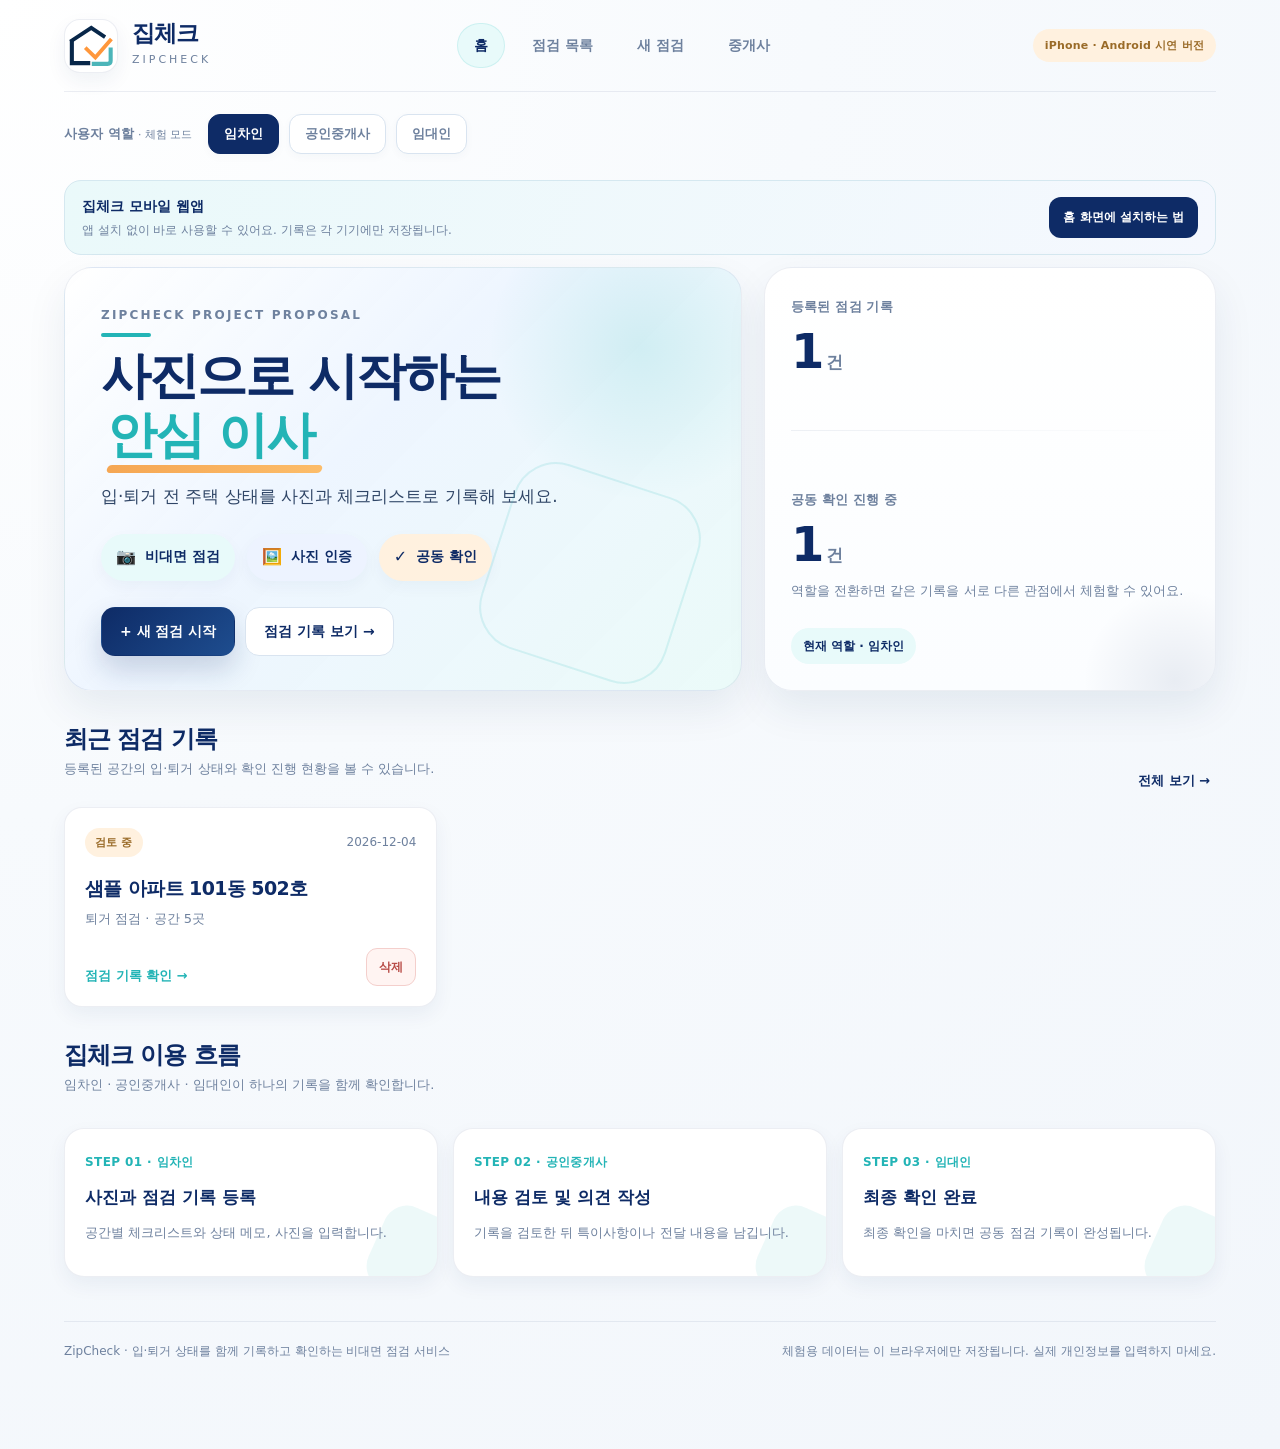
<file: docs/index.html>
<!doctype html>
<html lang="ko">
<head>
  <meta charset="utf-8" />
  <meta name="viewport" content="width=device-width, initial-scale=1, viewport-fit=cover" />
  <meta name="theme-color" content="#F7FAFD" />
  <meta name="mobile-web-app-capable" content="yes"/>
  <meta name="apple-mobile-web-app-capable" content="yes"/>
  <meta name="apple-mobile-web-app-status-bar-style" content="default"/>
  <meta name="description" content="집체크 - 입퇴거 주택상태 공동점검 시제품"/>
  <meta name="apple-mobile-web-app-title" content="집체크"/>
  <link rel="apple-touch-icon" href="icons/icon.svg"/>
  <link rel="icon" type="image/svg+xml" href="icons/icon.svg"/>
  <link rel="stylesheet" href="v2.css"/>
  <link rel="manifest" href="manifest.webmanifest"/>
  <link rel="icon" type="image/png" sizes="192x192" href="icons/icon.svg"/>
  <title>집체크 ZipCheck | Android · iPhone 웹앱</title>
  <style>
    :root{
      --bg:#F7FAFD;
      --bg2:#EEF5FA;
      --card:#FFFFFF;
      --ink:#0E2B66;
      --text:#304667;
      --muted:#6E819E;
      --line:#D9E4F0;
      --navy:#0E2B66;
      --navy-2:#1E4D8F;
      --teal:#23B4B6;
      --teal-soft:#E8FAFA;
      --orange:#F5A24A;
      --orange-soft:#FFF1DF;
      --blue-soft:#EDF3FF;
      --green-soft:#E8F8F2;
      --shadow:0 18px 40px rgba(17,49,95,.08);
      --shadow-soft:0 8px 20px rgba(24,54,97,.06);
      --radius-xl:28px;
      --radius-lg:20px;
      --radius-md:14px;
    }
    *{box-sizing:border-box}
    html,body{margin:0;padding:0}
    body{
      font-family:Pretendard,"Apple SD Gothic Neo","Malgun Gothic",system-ui,sans-serif;
      color:var(--text);
      background:radial-gradient(circle at top left, #ffffff 0%, #F7FAFD 42%, #F2F6FB 100%);
      line-height:1.55;
    }
    button,input,select,textarea{font:inherit}
    button{cursor:pointer}
    button:disabled{opacity:.55;cursor:not-allowed}
    a{text-decoration:none;color:inherit}
    .shell{max-width:1200px;margin:0 auto;padding:0 24px 88px}
    .site-header{
      min-height:92px;display:flex;align-items:center;justify-content:space-between;gap:16px;
      border-bottom:1px solid rgba(14,43,102,.08);
    }
    .brand{display:flex;align-items:center;gap:14px;white-space:nowrap}
    .brand-logo{width:54px;height:54px;display:grid;place-items:center;background:white;border-radius:16px;box-shadow:var(--shadow-soft);border:1px solid rgba(14,43,102,.08)}
    .brand-logo svg{display:block}
    .brand-copy strong{display:block;font-size:23px;line-height:1;color:var(--navy);letter-spacing:-1px}
    .brand-copy span{display:block;font-size:11px;letter-spacing:3px;color:var(--muted);margin-top:6px}
    .toplinks{display:flex;align-items:center;gap:10px;flex-wrap:wrap}
    .navbtn{
      border:1px solid transparent;background:transparent;color:var(--muted);
      border-radius:999px;padding:11px 16px;font-size:14px;font-weight:700;
      transition:.18s ease;
    }
    .navbtn:hover{background:rgba(35,180,182,.08);color:var(--navy)}
    .navbtn.active{background:var(--teal-soft);color:var(--navy);border-color:rgba(35,180,182,.14)}
    .demo-label{
      white-space:nowrap;border-radius:999px;padding:8px 12px;font-size:11px;font-weight:800;
      color:#9A6B28;background:var(--orange-soft);letter-spacing:.2px
    }
    .role-strip{
      display:flex;align-items:center;gap:10px;flex-wrap:wrap;padding:22px 0 10px;
    }
    .role-caption{font-size:13px;font-weight:800;color:var(--muted);margin-right:6px}
    .role-btn{
      border:1px solid var(--line);background:#fff;color:var(--muted);
      border-radius:12px;padding:9px 15px;font-size:13px;font-weight:700;transition:.18s ease;
      box-shadow:0 3px 10px rgba(17,49,95,.03)
    }
    .role-btn.active{background:var(--navy);color:#fff;border-color:var(--navy)}
    .hero{
      display:grid;grid-template-columns:1.32fr .88fr;gap:22px;align-items:stretch;margin:12px 0 34px;
    }
    .hero-main{
      min-height:328px;padding:34px 36px;border-radius:var(--radius-xl);
      background:linear-gradient(135deg, rgba(255,255,255,.98) 0%, rgba(237,245,255,.94) 42%, rgba(233,250,248,.92) 100%);
      border:1px solid rgba(14,43,102,.08);
      box-shadow:var(--shadow);position:relative;overflow:hidden;display:flex;flex-direction:column;justify-content:space-between;
    }
    .hero-main:before{
      content:'';position:absolute;right:-50px;top:-70px;width:300px;height:300px;border-radius:50%;
      background:radial-gradient(circle, rgba(35,180,182,.14) 0%, rgba(35,180,182,.06) 42%, rgba(35,180,182,0) 72%);
      pointer-events:none;
    }
    .hero-main:after{
      content:'';position:absolute;right:54px;bottom:20px;width:190px;height:190px;border:2px solid rgba(35,180,182,.14);
      border-radius:44px;transform:rotate(18deg);pointer-events:none;
    }
    .eyebrow{
      display:inline-block;font-size:12px;font-weight:800;letter-spacing:2.2px;color:var(--muted);
      text-transform:uppercase;margin-bottom:10px
    }
    .eyebrow::after{content:'';display:block;width:50px;height:4px;background:var(--teal);border-radius:4px;margin-top:9px}
    h1{margin:0;font-size:50px;line-height:1.18;letter-spacing:-2px;color:var(--navy)}
    .accent{color:var(--teal)}
    .headline-sub{display:block;color:var(--text);font-size:17px;margin-top:18px;max-width:500px}
    .accent-swoosh{
      display:inline-block;margin-left:6px;position:relative
    }
    .accent-swoosh:after{
      content:'';position:absolute;left:0;right:-8px;bottom:-8px;height:8px;background:linear-gradient(90deg,var(--orange),#FDBA62);
      border-radius:999px;opacity:.95;transform:skewX(-18deg)
    }
    .feature-pills{display:flex;gap:12px;flex-wrap:wrap;margin-top:24px}
    .pill{
      display:inline-flex;align-items:center;gap:9px;padding:11px 15px;border-radius:999px;font-size:14px;font-weight:800;
      box-shadow:0 6px 16px rgba(17,49,95,.04)
    }
    .pill.teal{background:var(--teal-soft);color:var(--navy)}
    .pill.blue{background:var(--blue-soft);color:var(--navy)}
    .pill.orange{background:var(--orange-soft);color:var(--navy)}
    .pill .icon{font-size:16px}
    .actions{display:flex;gap:10px;flex-wrap:wrap;margin-top:26px}
    .btn{
      border:1px solid transparent;border-radius:14px;padding:13px 18px;font-size:14px;font-weight:800;
      display:inline-flex;align-items:center;justify-content:center;gap:7px;transition:.18s ease;
    }
    .btn.primary{background:linear-gradient(135deg,var(--navy) 0%, var(--navy-2) 100%);color:#fff;box-shadow:0 14px 28px rgba(14,43,102,.18)}
    .btn.primary:hover{transform:translateY(-1px)}
    .btn.secondary{background:#fff;color:var(--navy);border-color:var(--line)}
    .btn.secondary:hover,.btn.ghost:hover{border-color:#b7c9df;background:#fbfdff}
    .btn.ghost{background:#fff;color:var(--muted);border-color:var(--line)}
    .btn.warn{background:var(--orange-soft);color:#9A6B28}
    .summary{
      border-radius:var(--radius-xl);padding:26px;background:linear-gradient(180deg,#FFFFFF 0%, #FBFDFF 100%);
      border:1px solid rgba(14,43,102,.08);box-shadow:var(--shadow);display:flex;flex-direction:column;justify-content:space-between;position:relative;overflow:hidden
    }
    .summary:before{content:'';position:absolute;inset:auto -50px -80px auto;width:180px;height:180px;border-radius:50%;background:radial-gradient(circle, rgba(14,43,102,.08) 0%, rgba(14,43,102,0) 72%)}
    .sum-title{font-size:13px;font-weight:800;color:var(--muted);letter-spacing:.2px}
    .sum-number{margin-top:8px;font-size:48px;font-weight:900;line-height:1;letter-spacing:-2px;color:var(--navy)}
    .sum-number span{font-size:17px;font-weight:700;color:var(--muted);margin-left:4px}
    .sum-rule{height:1px;background:linear-gradient(90deg, rgba(14,43,102,.07), rgba(14,43,102,0));margin:18px 0}
    .hint{font-size:13px;color:var(--muted)}
    .summary-chip{display:inline-flex;align-items:center;gap:8px;background:var(--teal-soft);color:var(--navy);padding:9px 12px;border-radius:999px;font-size:12px;font-weight:800;margin-top:14px}
    .section-head{display:flex;align-items:end;justify-content:space-between;gap:16px;margin:34px 0 15px}
    .section-head h2{margin:0;font-size:24px;line-height:1.2;color:var(--navy);letter-spacing:-1px}
    .section-head p{margin-top:5px;font-size:13px;color:var(--muted)}
    .text-btn{border:none;background:transparent;color:var(--navy);font-size:13px;font-weight:800}
    .cards{display:grid;grid-template-columns:repeat(3,1fr);gap:16px}
    .card{
      border:1px solid rgba(14,43,102,.08);background:white;border-radius:18px;padding:20px;box-shadow:var(--shadow-soft)
    }
    .record-card{display:flex;flex-direction:column;min-height:200px;cursor:pointer;transition:transform .15s ease,border-color .15s ease, box-shadow .15s ease}
    .record-card:hover{transform:translateY(-3px);border-color:rgba(35,180,182,.34);box-shadow:0 18px 26px rgba(24,54,97,.09)}
    .card-top{display:flex;justify-content:space-between;align-items:center;gap:8px}
    .tag{display:inline-block;padding:6px 10px;border-radius:999px;font-size:11px;font-weight:900;letter-spacing:.2px;background:var(--teal-soft);color:var(--navy)}
    .tag.orange{background:var(--orange-soft);color:#9A6B28}
    .tag.gray{background:#F2F6FB;color:var(--muted)}
    .date{font-size:12px;color:var(--muted)}
    .card h3{margin:18px 0 8px;font-size:19px;line-height:1.38;letter-spacing:-.6px;color:var(--navy)}
    .meta{font-size:13px;color:var(--muted)}
    .card-bottom{margin-top:auto;padding-top:18px;color:var(--teal);font-size:13px;font-weight:800}
    .empty{
      padding:56px 24px;text-align:center;background:linear-gradient(180deg,#fff 0%, #fbfdff 100%);
      border:1px dashed #C9D9E8;border-radius:22px;color:var(--muted)
    }
    .empty strong{display:block;color:var(--navy);font-size:18px;margin-bottom:8px}
    .flowgrid{display:grid;grid-template-columns:repeat(3,1fr);gap:15px;margin-top:20px}
    .flowstep{background:#fff;border:1px solid rgba(14,43,102,.08);border-radius:20px;padding:20px;box-shadow:var(--shadow-soft);position:relative;overflow:hidden}
    .flowstep:after{content:'';position:absolute;right:-24px;bottom:-24px;width:88px;height:88px;border-radius:24px;background:rgba(35,180,182,.08);transform:rotate(24deg)}
    .stepnum{color:var(--teal);font-size:12px;font-weight:900;letter-spacing:.4px}
    .flowstep h3{margin:10px 0 7px;font-size:17px;color:var(--navy)}
    .flowstep p{font-size:13px;color:var(--muted);position:relative;z-index:1}
    .page-head{margin:22px 0 20px}
    .page-head h1{font-size:34px;line-height:1.2;margin:6px 0;color:var(--navy)}
    .page-head p{font-size:14px;color:var(--muted)}
    .panel{
      background:linear-gradient(180deg,#FFFFFF 0%, #FBFDFF 100%);border:1px solid rgba(14,43,102,.08);
      border-radius:22px;padding:28px;margin-bottom:18px;box-shadow:var(--shadow-soft)
    }
    .panel h2{font-size:20px;letter-spacing:-.6px;margin:0 0 18px;color:var(--navy)}
    .field-grid{display:grid;grid-template-columns:1fr 1fr;gap:17px}
    .field label,.label{display:block;font-weight:800;font-size:13px;margin-bottom:8px;color:var(--navy)}
    .field input,.field select,.field textarea,textarea.comment{
      display:block;width:100%;min-height:48px;padding:12px 14px;border:1px solid var(--line);border-radius:12px;outline:none;
      background:#fff;color:var(--text);font-size:14px;transition:border-color .15s ease, box-shadow .15s ease
    }
    .field input:focus,.field select:focus,.field textarea:focus,textarea.comment:focus{border-color:rgba(35,180,182,.72);box-shadow:0 0 0 4px rgba(35,180,182,.12)}
    textarea{resize:vertical}
    .room-grid{display:grid;grid-template-columns:repeat(2,1fr);gap:14px}
    .room{
      border:1px solid rgba(14,43,102,.08);border-radius:18px;padding:18px;background:linear-gradient(180deg,#FFFFFF 0%, #F9FCFF 100%)
    }
    .room h3{margin:0 0 14px;font-size:17px;color:var(--navy)}
    .room .field{margin-bottom:12px}.room .field:last-child{margin-bottom:0}
    .file-input{width:100%;font-size:12px;max-width:100%}
    .file-input::file-selector-button{
      border:1px solid #CFE0EF;border-radius:10px;background:var(--blue-soft);color:var(--navy);font-weight:800;padding:8px 12px;margin-right:10px
    }
    .photo-list{display:flex;gap:8px;flex-wrap:wrap;margin-top:10px}
    .photo-mini{width:72px;height:68px;object-fit:cover;border-radius:10px;border:1px solid var(--line)}
    .form-actions{display:flex;justify-content:flex-end;gap:10px;margin:24px 0}
    .detail-grid{display:grid;grid-template-columns:1fr 320px;align-items:start;gap:18px}
    .detail-list{display:grid;grid-template-columns:1fr 1fr;gap:12px}
    .detail-room{border:1px solid rgba(14,43,102,.08);border-radius:16px;background:linear-gradient(180deg,#fff 0%, #fafdff 100%);padding:18px}
    .detail-room strong{display:block;font-size:16px;color:var(--navy)}
    .detail-room p{font-size:13px;color:var(--muted);margin-top:7px;min-height:24px}
    .detail-room .photos{display:flex;flex-wrap:wrap;gap:7px;margin-top:10px}
    .detail-room img{width:90px;height:88px;border-radius:10px;object-fit:cover;cursor:zoom-in;border:1px solid var(--line)}
    .state-label{display:inline-block;font-size:12px;font-weight:900;margin-top:8px;padding:6px 10px;border-radius:999px;background:var(--teal-soft);color:var(--navy)}
    .timeline{display:flex;flex-direction:column;gap:12px}
    .event{border-left:3px solid #BFD2E5;padding-left:13px}
    .event strong{font-size:13px;color:var(--navy)}
    .event p{font-size:13px;color:var(--muted);margin:3px 0}.event small{color:#90A1B8;font-size:11px}
    .check{font-size:14px;margin:10px 0;padding:12px 13px;border-radius:13px;background:#F3F8FC;color:var(--text);font-weight:700}
    .check.done{background:var(--green-soft);color:#14785E}
    .confirm-panel{margin-top:20px;border-top:1px solid rgba(14,43,102,.08);padding-top:18px}
    .confirm-panel textarea{height:100px;margin:12px 0}
    .aside h3{font-size:17px;margin:0 0 15px;color:var(--navy)}
    .note{padding:14px 15px;border-radius:14px;background:var(--blue-soft);color:var(--text);font-size:13px;border:1px solid rgba(30,77,143,.06)}
    .footer{
      margin-top:44px;border-top:1px solid rgba(14,43,102,.08);padding:20px 0 0;display:flex;justify-content:space-between;
      gap:15px;flex-wrap:wrap;font-size:12px;color:var(--muted)
    }
    .toast{
      position:fixed;bottom:24px;left:50%;transform:translateX(-50%) translateY(15px);opacity:0;pointer-events:none;transition:.25s;
      background:linear-gradient(135deg,var(--navy) 0%, var(--navy-2) 100%);color:white;border-radius:14px;padding:12px 18px;font-size:13px;
      z-index:100;box-shadow:0 18px 30px rgba(14,43,102,.18)
    }
    .toast.show{opacity:1;transform:translateX(-50%) translateY(0)}
    @media(max-width:980px){
      .hero{grid-template-columns:1fr}
      .cards{grid-template-columns:repeat(2,1fr)}
      .detail-grid{grid-template-columns:1fr}
    }
    @media(max-width:800px){
      .shell{padding:0 16px 60px}
      .site-header{padding:14px 0;min-height:auto;flex-wrap:wrap}
      .toplinks{width:100%;order:2}
      .hero-main{min-height:290px;padding:28px 24px}
      h1{font-size:40px}
      .field-grid,.room-grid,.detail-list,.flowgrid{grid-template-columns:1fr}
      .summary{min-height:unset}
    }
    @media(max-width:560px){
      .cards{grid-template-columns:1fr}
      .brand-copy strong{font-size:21px}
      h1{font-size:34px}
      .page-head h1{font-size:29px}
      .panel{padding:20px}
      .navbtn{padding:8px 11px}
      .demo-label{font-size:10px}
      .role-caption{width:100%}
      .feature-pills{gap:8px}
      .pill{font-size:13px;padding:10px 13px}
    }

    /* Android / PWA layout layer. The desktop theme is retained. */
    html{scroll-behavior:smooth;-webkit-text-size-adjust:100%}
    body{overscroll-behavior-y:contain;-webkit-tap-highlight-color:transparent}
    button,a,input,select,summary{touch-action:manipulation}
    button:focus-visible,a:focus-visible,input:focus-visible,textarea:focus-visible,select:focus-visible,summary:focus-visible{outline:3px solid rgba(35,180,182,.55);outline-offset:2px}
    .mobile-tabs{display:none}
    .upload-actions{display:flex;flex-wrap:wrap;gap:8px;margin-top:8px}
    .upload-choice{display:inline-flex;align-items:center;justify-content:center;gap:6px;border:1px solid #CFE0EF;background:#EDF3FF;color:#0E2B66;border-radius:12px;padding:10px 13px;font-size:13px;font-weight:800;cursor:pointer;min-height:46px;position:relative;overflow:hidden}
    .upload-choice.camera{background:#E8FAFA;border-color:#BAE8E6}
    .upload-choice input{position:absolute;width:1px;height:1px;opacity:0;pointer-events:none}
    .camera-guide{font-size:12px;color:var(--muted);margin-top:7px}
    .photo-item{display:inline-flex;position:relative;margin-right:3px}
    .photo-remove{position:absolute;top:-8px;right:-8px;border:none;background:#0E2B66;color:white;width:24px;height:24px;display:grid;place-items:center;border-radius:50%;font-size:17px;line-height:1;box-shadow:0 2px 8px rgba(14,43,102,.16)}
    .upload-count{display:inline-flex;align-items:center;color:var(--muted);font-size:12px;margin-top:7px}
    .room-intro{display:block;font-size:13px;color:var(--muted);margin-bottom:12px}
    .role-caption small{font-weight:500}
    @media(max-width:680px){
      :root{--shadow:0 10px 25px rgba(17,49,95,.075)}
      .shell{padding:0 15px calc(92px + env(safe-area-inset-bottom, 0px));max-width:100%}
      .site-header{min-height:74px;flex-wrap:nowrap;padding:13px 0;border-bottom:1px solid #E9EEF5;gap:6px}
      .brand{gap:10px}.brand-logo{width:43px;height:43px;border-radius:14px;flex-shrink:0}
      .brand-logo svg{width:33px;height:33px}.brand-copy strong{font-size:20px}.brand-copy span{font-size:9px;letter-spacing:2.5px;margin-top:4px}
      .toplinks{display:none}.demo-label{margin-left:auto;white-space:normal;text-align:right;max-width:114px;padding:6px 9px;font-size:10px;line-height:1.35}
      .role-strip{margin:0 -15px;padding:13px 15px 14px;display:grid;grid-template-columns:repeat(3,minmax(0,1fr));gap:7px;background:rgba(255,255,255,.85);border-bottom:1px solid #EEF2F6}
      .role-caption{grid-column:1/-1;font-size:12px;color:var(--navy);margin-bottom:0}
      .role-btn{min-width:0;min-height:42px;padding:8px 6px;font-size:12px;border-radius:12px;box-shadow:none}
      .hero{grid-template-columns:1fr;gap:12px;margin:16px 0 26px}
      .hero-main{min-height:0;padding:25px 22px 21px;border-radius:22px}
      .hero-main:after{right:-65px;bottom:0;width:160px;height:160px}
      .eyebrow{font-size:10px;letter-spacing:1.6px;margin-bottom:11px}
      .eyebrow:after{width:35px;height:3px;margin-top:6px}
      .hero h1{font-size:32px;letter-spacing:-1.5px;line-height:1.26}
      .headline-sub{font-size:14px;line-height:1.65;margin-top:14px}
      .feature-pills{gap:6px;margin-top:17px}.pill{padding:8px 11px;font-size:11px;gap:5px;box-shadow:none}.pill .icon{font-size:14px}
      .actions{margin-top:19px;gap:8px}.hero .actions .btn{flex:1;min-width:120px}
      .btn{min-height:47px;padding:11px 13px;font-size:13px;border-radius:13px}
      .summary{padding:21px 20px;border-radius:21px;display:grid;grid-template-columns:1fr 1px 1fr;align-items:center;gap:15px}
      .summary .sum-rule{height:100%;width:1px;margin:0;background:var(--line)}
      .sum-title{font-size:12px}.sum-number{font-size:35px;margin-top:6px}
      .summary .hint{display:none}.summary-chip{margin-top:8px;font-size:10px;padding:6px 9px}
      .section-head{margin:28px 0 14px;align-items:center}.section-head h2{font-size:21px}.section-head p{font-size:12px}.text-btn{font-size:12px;white-space:nowrap}
      .cards{grid-template-columns:1fr;gap:11px}.card{border-radius:17px;padding:19px}.record-card{min-height:160px}
      .card h3{margin:14px 0 5px}.card-bottom{padding-top:12px}
      .flowgrid{grid-template-columns:1fr;gap:10px;margin-top:16px}.flowstep{padding:18px;min-height:102px;border-radius:18px}.flowstep h3{font-size:15px;margin:6px 0 3px}
      .page-head{margin:24px 0 16px}.page-head h1{font-size:28px;letter-spacing:-1.2px}.page-head p{font-size:13px}
      .panel{padding:19px 17px;border-radius:19px;margin-bottom:13px}.panel h2{font-size:18px;margin-bottom:14px}
      .field-grid,.room-grid,.detail-list{grid-template-columns:1fr;gap:12px}.field input,.field select,.field textarea,textarea.comment{font-size:16px;min-height:49px;border-radius:12px}
      .room{padding:17px 15px;border-radius:15px}.room h3{font-size:17px}.room .field label{font-size:13px}
      .detail-grid{grid-template-columns:1fr;gap:2px}.aside .panel{margin-bottom:12px}.detail-room{padding:16px}
      .form-actions{position:sticky;bottom:calc(72px + env(safe-area-inset-bottom, 0px));z-index:8;padding:11px 2px;margin:10px 0;background:linear-gradient(to top, #F7FAFD 72%, rgba(247,250,253,.84));border-radius:14px}
      .form-actions .btn{flex:1}
      .footer{font-size:11px;margin-top:36px;padding-top:17px;line-height:1.7}
      .mobile-tabs{position:fixed;display:grid;grid-template-columns:repeat(3,1fr);bottom:0;left:0;right:0;z-index:50;padding:8px 10px calc(6px + env(safe-area-inset-bottom, 0px));background:rgba(255,255,255,.97);border-top:1px solid #DCE7F2;box-shadow:0 -8px 22px rgba(14,43,102,.06);-webkit-backdrop-filter:blur(18px);backdrop-filter:blur(18px)}
      .mobile-tab{background:transparent;border:none;min-height:54px;display:flex;gap:3px;flex-direction:column;align-items:center;justify-content:center;color:#8293AB;font-size:10px;font-weight:800;border-radius:12px}
      .mobile-tab svg{width:22px;height:22px;display:block}.mobile-tab.active{color:var(--navy);background:#E8FAFA}
      .mobile-tab-create svg{color:var(--teal)}
      .toast{bottom:calc(85px + env(safe-area-inset-bottom, 0px));width:max-content;max-width:calc(100vw - 30px);text-align:center}
      .upload-choice{flex:1}
      .upload-count{margin-bottom:3px}
    }
    @media(max-width:360px){
      .hero h1{font-size:29px}.pill{font-size:10px;padding:7px 8px}.feature-pills{gap:5px}
      .summary{gap:10px;padding:18px 13px}.sum-title{font-size:11px}.sum-number{font-size:33px}
    }

  </style>
<style>
.platform-guide{display:flex;align-items:center;gap:13px;justify-content:space-between;padding:15px 17px;margin:16px 0 7px;border:1px solid #D5E8F0;background:linear-gradient(110deg,#EAF9FA,#F5F8FE);border-radius:17px}
.platform-guide b{display:block;font-size:14px;color:#0E2B66}.platform-guide small{display:block;font-size:12px;color:#6E819E;line-height:1.5;margin-top:3px}
.platform-guide button{background:#0E2B66;color:#fff;border:0;border-radius:12px;padding:11px 14px;font-weight:800;font-size:12px;white-space:nowrap;cursor:pointer}
.install-steps{margin:8px 0 0;padding:12px 16px;border:1px solid #D9E8F1;background:#fff;border-radius:14px;font-size:13px;color:#304667;display:none}
.install-steps.open{display:block}
@media(max-width:480px){.platform-guide{gap:8px;align-items:flex-start;flex-wrap:wrap}.platform-guide button{width:100%}}
</style>
</head>
<body>
  <div class="shell">
    <header class="site-header">
      <div class="brand">
        <div class="brand-logo" aria-hidden="true"><svg width="44" height="44" viewBox="40 8 188 176" fill="none" xmlns="http://www.w3.org/2000/svg"><path d="M59 75L135 25L183 57" stroke="#082749" stroke-width="15" stroke-linecap="square"/><path d="M59 75V163H131" stroke="#082749" stroke-width="16"/><path d="M117 108L151 141L209 74" stroke="#FF973B" stroke-width="15" stroke-linecap="square"/><path d="M145 166H199Q211 166 211 154V110" stroke="#4CB5B9" stroke-width="16" stroke-linecap="square"/></svg></div>
        <div class="brand-copy"><strong>집체크</strong><span>ZIPCHECK</span></div>
      </div>
      <div class="toplinks" id="nav"></div>
      <span class="demo-label">iPhone · Android 시연 버전</span>
    </header>

    <div class="role-strip" id="roles"></div>
    <div class="platform-guide"><div><b id="platform-title">집체크 웹앱</b><small id="platform-subtitle">Android · iPhone에서 브라우저로 바로 사용하세요.</small></div><button type="button" id="install-help">홈 화면에 설치하는 법</button></div><div id="install-steps" class="install-steps" role="status"></div><main id="app"></main>
    <footer class="footer">
      <span>ZipCheck · 입·퇴거 상태를 함께 기록하고 확인하는 비대면 점검 서비스</span>
      <span>체험용 데이터는 이 브라우저에만 저장됩니다. 실제 개인정보를 입력하지 마세요.</span>
    </footer>
  </div>
  <nav class="mobile-tabs" id="mobile-tabs" aria-label="하단 메뉴">
    <button type="button" class="mobile-tab" data-page="home" aria-label="홈">
      <svg viewBox="0 0 24 24" fill="none" stroke="currentColor" stroke-width="2" stroke-linecap="round" stroke-linejoin="round"><path d="m3 10 9-7 9 7"/><path d="M5 9v12h14V9"/><path d="M9 21v-7h6v7"/></svg><span>홈</span>
    </button>
    <button type="button" class="mobile-tab" data-page="records" aria-label="점검 목록">
      <svg viewBox="0 0 24 24" fill="none" stroke="currentColor" stroke-width="2" stroke-linecap="round" stroke-linejoin="round"><rect x="5" y="4" width="14" height="17" rx="2"/><path d="M9 4.5V3h6v1.5M9 11h6m-6 4h6"/></svg><span>점검 목록</span>
    </button>
    <button type="button" class="mobile-tab mobile-tab-create" data-page="new" aria-label="새 점검">
      <svg viewBox="0 0 24 24" fill="none" stroke="currentColor" stroke-width="2.5" stroke-linecap="round"><path d="M12 5v14M5 12h14"/></svg><span>새 점검</span>
    </button>
  <button type="button" class="mobile-tab" data-page="profile" aria-label="중개사 프로필"><svg viewBox="0 0 24 24" fill="none" stroke="currentColor" stroke-width="2"><circle cx="12" cy="7" r="4"/><path d="M4 21q0-9 8-9t8 9"/></svg><span>중개사</span></button>
  </nav>
  <div id="toast" class="toast"></div>

  <script>
    'use strict';
    const KEY = 'zipcheck-mvp-v2-ppt-tone';
    const ROOMS = ['현관', '거실', '주방', '욕실', '침실'];
    const ROLES = ['임차인', '공인중개사', '임대인'];
    const today = () => new Date().toLocaleDateString('sv-SE');
    const now = () => new Date().toLocaleString('ko-KR');
    const makeSeed = () => [{
      id:'demo-1001',
      name:'샘플 아파트 101동 502호',
      type:'퇴거',
      date:today(),
      createdAt:now(),
      brokerChecked:false,
      ownerChecked:false,
      rooms:ROOMS.map((r,i)=>({
        name:r,
        state:i===2?'확인 필요':'양호',
        memo:i===2?'싱크대 하부에 작은 생활 흔적이 있습니다.':'특이사항 없음',
        photos:[]
      })),
      logs:[{role:'임차인',text:'퇴거 점검 기록을 등록했습니다.',time:now()}]
    }];
    function load(){ try{ const raw=localStorage.getItem(KEY); return raw?JSON.parse(raw):makeSeed(); } catch { return makeSeed(); } }
    let records = load();
    let role = '임차인', page = 'home', selectedId = null, photosDraft = {};
    const $ = id => document.getElementById(id);
    const esc = s => String(s ?? '').replace(/[&<>"']/g,c=>({'&':'&amp;','<':'&lt;','>':'&gt;','"':'&quot;',"'":'&#39;'}[c]));
    function save(){
      try { localStorage.setItem(KEY, JSON.stringify(records)); return true; }
      catch { toast('저장 공간이 부족합니다. 사진 개수를 줄여 주세요.'); return false; }
    }
    function toast(message){
      const el = $('toast');
      el.textContent = message;
      el.classList.add('show');
      clearTimeout(toast.t);
      toast.t = setTimeout(()=>el.classList.remove('show'), 2600);
    }
    function status(rec){ return rec.brokerChecked && rec.ownerChecked ? '확인 완료' : '검토 중'; }
    function badge(rec){ return `<span class="tag ${status(rec)==='확인 완료'?'':'orange'}">${status(rec)}</span>`; }
    function renderNav(){
      $('nav').innerHTML = [['home','홈'],['records','점검 목록'],['new','새 점검'],['profile','중개사']]
        .map(([p,t])=>`<button type="button" class="navbtn ${page===p?'active':''}" data-page="${p}">${t}</button>`).join('');
      $('roles').innerHTML = `<span class="role-caption">사용자 역할 <small>· 체험 모드</small></span>`+
        ROLES.map(r=>`<button type="button" class="role-btn ${role===r?'active':''}" data-role="${r}" aria-pressed="${role===r}">${r}</button>`).join('');
      const tabs=$('mobile-tabs'); if(tabs){ tabs.querySelectorAll('[data-page]').forEach(el=>{el.classList.toggle('active',el.dataset.page===page);el.setAttribute('aria-current',el.dataset.page===page?'page':'false')}); }
    }
let pendingDeleteId=null;
function canDelete(r){return role==='임차인'&&!r.brokerChecked&&!r.ownerChecked}
function requestDelete(id){
 const r=records.find(x=>x.id===id);
 if(!r||!canDelete(r)){toast('검토 전 기록만 임차인이 삭제할 수 있습니다.');return;}
 pendingDeleteId=id;
 if(confirm('아직 검토되지 않은 점검 기록을 삭제할까요? 삭제 후 복구할 수 없습니다.')){
  const prev=records; records=records.filter(x=>x.id!==id);
  if(!save())records=prev;
  else{selectedId=null;if(page==='detail')goto('records');else render();toast('점검 기록을 삭제했습니다.')}
 }
 pendingDeleteId=null;
}
    function card(rec){
      return `<article class="card record-card"><div class="record-main" data-open="${esc(rec.id)}" role="button" tabindex="0">
        <div class="card-top">${badge(rec)}<span class="date">${esc(rec.date)}</span></div>
        <h3>${esc(rec.name)}</h3>
        <div class="meta">${esc(rec.type)} 점검 · 공간 ${rec.rooms.length}곳</div>
        </div><div class="record-actions"><span class="card-bottom">점검 기록 확인 →</span>${canDelete(rec)?`<button type="button" class="delete-record" data-delete="${esc(rec.id)}">삭제</button>`:""}</div>
      </article>`;
    }
    function renderHome(){
      const roleText = {
        '임차인':'입·퇴거 전 주택 상태를 사진과 체크리스트로 기록해 보세요.',
        '공인중개사':'임차인이 남긴 기록을 검토하고 중개사 의견을 추가해 보세요.',
        '임대인':'공유된 기록을 최종 확인하고 공동 확인 절차를 완성해 보세요.'
      }[role];
      const pending = records.filter(r=>status(r)!=='확인 완료').length;
      return `
        <section class="hero">
          <div class="hero-main">
            <div>
              <span class="eyebrow">ZIPCHECK PROJECT PROPOSAL</span>
              <h1>사진으로 시작하는<br><span class="accent accent-swoosh">안심 이사</span></h1>
              <span class="headline-sub">${roleText}</span>
              <div class="feature-pills">
                <span class="pill teal"><span class="icon">📷</span> 비대면 점검</span>
                <span class="pill blue"><span class="icon">🖼️</span> 사진 인증</span>
                <span class="pill orange"><span class="icon">✓</span> 공동 확인</span>
              </div>
            </div>
            <div class="actions">
              ${role==='임차인' ? '<button class="btn primary" data-page="new">+ 새 점검 시작</button>' : ''}
              <button class="btn secondary" data-page="records">점검 기록 보기 →</button>
            </div>
          </div>
          <div class="summary">
            <div>
              <span class="sum-title">등록된 점검 기록</span>
              <div class="sum-number">${records.length}<span>건</span></div>
            </div>
            <div class="sum-rule"></div>
            <div>
              <span class="sum-title">공동 확인 진행 중</span>
              <div class="sum-number">${pending}<span>건</span></div>
              <p class="hint">역할을 전환하면 같은 기록을 서로 다른 관점에서 체험할 수 있어요.</p>
              <span class="summary-chip">현재 역할 · ${role}</span>
            </div>
          </div>
        </section>

        <div class="section-head">
          <div>
            <h2>최근 점검 기록</h2>
            <p>등록된 공간의 입·퇴거 상태와 확인 진행 현황을 볼 수 있습니다.</p>
          </div>
          <button class="text-btn" data-page="records">전체 보기 →</button>
        </div>
        ${records.length ? `<div class="cards">${records.slice(0,3).map(card).join('')}</div>` : '<div class="empty"><strong>아직 등록된 점검이 없습니다.</strong>새 점검을 시작해 보세요.</div>'}

        <div class="section-head">
          <div>
            <h2>집체크 이용 흐름</h2>
            <p>임차인 · 공인중개사 · 임대인이 하나의 기록을 함께 확인합니다.</p>
          </div>
        </div>
        <div class="flowgrid">
          <div class="flowstep"><span class="stepnum">STEP 01 · 임차인</span><h3>사진과 점검 기록 등록</h3><p>공간별 체크리스트와 상태 메모, 사진을 입력합니다.</p></div>
          <div class="flowstep"><span class="stepnum">STEP 02 · 공인중개사</span><h3>내용 검토 및 의견 작성</h3><p>기록을 검토한 뒤 특이사항이나 전달 내용을 남깁니다.</p></div>
          <div class="flowstep"><span class="stepnum">STEP 03 · 임대인</span><h3>최종 확인 완료</h3><p>최종 확인을 마치면 공동 점검 기록이 완성됩니다.</p></div>
        </div>`;
    }
    function renderRecords(){
      return `<div class="page-head"><span class="eyebrow">Inspection Records</span><h1>점검 목록</h1><p>등록된 기록을 선택하면 공간별 상태와 참여자의 확인 여부를 볼 수 있습니다.</p></div>
      ${records.length ? `<div class="cards">${records.map(card).join('')}</div>` : '<div class="empty"><strong>등록된 기록이 없습니다.</strong>새 점검을 등록해 보세요.</div>'}
      <div class="broker-peek"><span class="peek-graphic">👤</span><div class="peek-copy"><strong>담당 공인중개사</strong><p>협의 평판과 활동 이력을 확인해 보세요.</p></div><button type="button" class="btn secondary" data-page="profile">프로필 보기 →</button></div><div class="actions"><button class="btn ghost" id="export">기록 JSON 내보내기</button></div>`;
    }
    function roomEditor(room){
      const r = esc(room);
      return `<div class="room"><h3>${r}</h3><span class="room-intro">전체 공간이 보이도록 촬영한 후 상태를 기록해 주세요.</span><div class="field"><label for="state-${r}">현재 상태</label><select id="state-${r}" name="state-${r}"><option>양호</option><option>확인 필요</option><option>파손 의심</option><option>해당 없음</option></select></div><div class="field"><label for="memo-${r}">상태 메모</label><textarea id="memo-${r}" name="memo-${r}" rows="2" placeholder="예: 벽지에 작은 자국이 있습니다."></textarea></div><div class="field"><span class="label">사진 첨부 (선택)</span><div class="upload-actions"><label class="upload-choice">🖼️ 갤러리 선택<input type="file" accept="image/*" data-upload="${r}" multiple aria-label="${r} 사진 선택"></label><label class="upload-choice camera">📷 카메라 촬영<input type="file" accept="image/*" capture="environment" data-upload="${r}" aria-label="${r} 카메라 촬영"></label></div><div class="camera-guide">사진은 최대 4장까지 저장됩니다. 밝은 곳에서 비슷한 각도로 촬영하세요.</div><div class="photo-list" id="previews-${r}" aria-live="polite"></div></div></div>`;
    }
    function renderNew(){
      if(role !== '임차인') return `<div class="page-head"><h1>새 점검 등록</h1><p>점검 등록은 임차인 역할에서 체험할 수 있습니다.</p></div><div class="panel"><p class="meta">상단의 사용자 역할을 <strong>임차인</strong>으로 바꿔주세요.</p><div class="actions"><button class="btn secondary" data-role="임차인">임차인으로 전환</button></div></div>`;
      return `<div class="page-head"><span class="eyebrow">New Inspection</span><h1>새 입·퇴거 점검</h1><p>실제 거주지 정보 대신 예시 주소를 사용해 주세요.</p></div>
      <form id="inspection-form">
        <div class="panel">
          <h2>기본 정보</h2>
          <div class="field-grid">
            <div class="field"><label for="name">점검 대상 공간</label><input id="name" name="name" required maxlength="80" placeholder="예: 샘플 아파트 101동 502호"></div>
            <div class="field"><label for="type">점검 종류</label><select id="type" name="type"><option>입주</option><option selected>퇴거</option></select></div>
            <div class="field"><label for="date">점검일</label><input id="date" type="date" name="date" value="${today()}" required></div>
          </div>
        </div>
        <div class="panel">
          <h2>공간별 점검 체크리스트</h2>
          <p class="meta" style="margin-bottom:17px">공간별 상태를 같은 기준으로 기록하면 입주·퇴거 기록을 비교하기 쉬워집니다.</p>
          <div class="room-grid">${ROOMS.map(roomEditor).join('')}</div>
        </div>
        <div class="form-actions"><button type="button" class="btn secondary" data-page="home">취소</button><button type="submit" class="btn primary">점검 기록 저장 →</button></div>
      </form>`;
    }
function renderProfile(){
return `<div class="profile-page"><div class="page-head"><span class="eyebrow">BROKER PROFILE</span><h1>공인중개사 프로필</h1><p>입·퇴거 협의를 지원하는 담당자 정보</p></div>
<section class="profile-panel"><div class="profile-header"><div class="profile-photo"><svg viewBox="0 0 100 100"><circle cx="50" cy="50" r="50" fill="#E5F2FA"/><path d="M11 100Q15 70 36 68L50 83L64 68Q85 72 89 100" fill="#244A83"/><path d="M38 63H62V78L50 90L38 78Z" fill="#E9B38B"/><path d="M42 78L50 90L58 78L67 100H33Z" fill="white"/><ellipse cx="50" cy="45" rx="23" ry="29" fill="#F3C49D"/><path d="M27 42Q24 17 47 17Q67 11 73 29L76 44L66 38Q55 24 37 35L28 48Z" fill="#253554"/><circle cx="42" cy="48" r="2" fill="#28364D"/><circle cx="58" cy="48" r="2" fill="#28364D"/><path d="M44 60Q50 64 56 60" stroke="#A9675F" stroke-width="2" fill="none"/></svg></div><div class="profile-heading"><h2>김지훈 중개사</h2><p>행복부동산 · 공인중개사 프로필</p><div class="profile-tags"><span class="profile-tag">✓ 시연용 프로필</span><span class="profile-tag violet">✦ 협의 지원</span></div></div></div>
<div class="profile-disclaimer">※ 이름, 82점, 활동 배지, 활동 이력은 모두 가상 시연 데이터이며 실제 중개사 자격이나 실적을 인증하지 않습니다.</div>
<div class="score-panel" style="margin-top:16px"><div class="score-title">☀️ 협의 맑음도 <small>· 예시 지표</small></div><div class="score-main"><p>응답 속도, 증빙 충실도, 일정 준수를 한눈에 확인하는 예시 지표예요.</p><div class="score-number">82<small>점</small></div></div><div class="progress-track"><div class="progress-bar"></div></div><div class="score-stats"><div class="score-stat"><span>⚡ 응답 속도</span><strong>빠름</strong></div><div class="score-stat"><span>▣ 증빙 충실도</span><strong>높음</strong></div><div class="score-stat"><span>▢ 일정 준수</span><strong>우수</strong></div></div></div>
<div class="profile-section-head">활동 배지 4개 <small>예시</small></div><div class="badge-grid"><div class="profile-badge"><span class="badge-icon">💬</span><strong>빠른 응답</strong><small>빠른 소통</small></div><div class="profile-badge"><span class="badge-icon">📑</span><strong>증빙 꼼꼼</strong><small>서류 확인</small></div><div class="profile-badge"><span class="badge-icon">🗓️</span><strong>약속 준수</strong><small>일정 관리</small></div><div class="profile-badge"><span class="badge-icon">🤝</span><strong>협의 경험</strong><small>분쟁 조율</small></div></div>
<div class="profile-section-head">최근 협의 내역 <small>가상 기록</small></div>
<div class="history-line"><span class="hist-icon">🛠️</span><div class="hist-desc"><strong>벽지 보수 범위 협의 완료</strong><small>7월 16일 · 견적 공동 확인</small></div><span class="hist-badge">완료</span></div>
<div class="history-line"><span class="hist-icon">🧽</span><div class="hist-desc"><strong>에어컨 청소 여부 확인</strong><small>7월 12일 · 사진 확인</small></div><span class="hist-badge">완료</span></div>
<div class="history-line"><span class="hist-icon">🧹</span><div class="hist-desc"><strong>퇴거 청소 일정 조율</strong><small>7월 8일 · 일정 협의</small></div><span class="hist-badge">조율</span></div>
</section></div>`;
}
    function renderDetail(){
      const r = records.find(x=>x.id===selectedId);
      if(!r) return '<div class="empty">기록을 찾을 수 없습니다.</div>';
      const statuses = `<div class="check done">✓ 임차인 · 점검 기록 등록</div><div class="check ${r.brokerChecked?'done':''}">${r.brokerChecked?'✓':'○'} 공인중개사 · ${r.brokerChecked?'검토 완료':'검토 대기'}</div><div class="check ${r.ownerChecked?'done':''}">${r.ownerChecked?'✓':'○'} 임대인 · ${r.ownerChecked?'확인 완료':'확인 대기'}</div>`;
      const checkAction = ((role==='공인중개사'&&!r.brokerChecked)||(role==='임대인'&&!r.ownerChecked))
        ? `<div class="confirm-panel"><strong>${role==='공인중개사'?'중개사 검토 의견':'임대인 확인 의견'}</strong><p class="meta">확인 전 사진과 메모를 검토해 주세요.</p><form id="review-form"><textarea class="comment" name="comment" maxlength="500" placeholder="의견을 작성해 주세요. (선택)"></textarea><button type="submit" class="btn primary" style="width:100%">${role==='공인중개사'?'검토 완료 처리':'확인 완료 처리'}</button></form></div>`
        : `<div class="note">${role==='임차인'?'중개사와 임대인으로 역할을 바꿔 공동 확인 과정을 체험해 보세요.':role==='공인중개사'?'이 점검 기록에 대한 중개사 검토를 마쳤습니다.':'이 점검 기록에 대한 임대인 확인을 마쳤습니다.'}</div>`;
      return `<div class="page-head"><button class="text-btn" data-page="records">← 점검 목록</button><div style="margin-top:16px">${badge(r)}</div><h1>${esc(r.name)}</h1><p>${esc(r.type)} 점검 · 점검일 ${esc(r.date)} · 임차인이 등록</p><div class="detail-utility"><button type="button" class="btn secondary" data-page="profile">👤 공인중개사 프로필</button>${canDelete(r)?`<button type="button" class="delete-record" data-delete="${esc(r.id)}">점검 삭제</button>`:""}</div></div>
      <div class="detail-grid">
        <section>
          <div class="panel"><h2>공간별 점검 결과</h2><div class="detail-list">${r.rooms.map(x=>`<div class="detail-room"><strong>${esc(x.name)}</strong><div class="state-label">${esc(x.state)}</div><p>${esc(x.memo||'작성된 메모가 없습니다.')}</p>${x.photos?.length?`<div class="photos">${x.photos.map(src=>`<a href="${src}" target="_blank" rel="noopener noreferrer"><img src="${src}" alt="${esc(x.name)} 점검 사진"></a>`).join('')}</div>`:'<p class="hint">등록된 사진 없음</p>'}</div>`).join('')}</div></div>
          <div class="panel"><h2>확인 내역</h2><div class="timeline">${r.logs.map(l=>`<div class="event"><strong>${esc(l.role)}</strong><p>${esc(l.text)}</p><small>${esc(l.time)}</small></div>`).join('')}</div></div>
        </section>
        <aside class="aside"><div class="panel"><h3>공동 확인 현황</h3>${statuses}${checkAction}</div><div class="note">이 화면의 확인 표시는 실제 전자서명이나 법적 효력 있는 인증이 아닌 시연용 기능입니다.</div></aside>
      </div>`;
    }
    function render(){
      renderNav();
      $('app').innerHTML = page==='home' ? renderHome() : page==='records' ? renderRecords() : page==='new' ? renderNew() : page==='profile' ? renderProfile() : renderDetail();
      window.scrollTo({top:0, behavior:'auto'});
    }
    function goto(p, fromHistory=false){
      if(p==='new' && page!==p) photosDraft={};
      page=p;
      if(!fromHistory){ try{history.pushState({zipcheckPage:p,selectedId},'',location.pathname+location.search+location.hash)}catch{} }
      render();
    }
    window.addEventListener('popstate',e=>{
      const state=e.state||{}; page=state.zipcheckPage||'home'; selectedId=state.selectedId||null;
      if(page==='detail' && !selectedId)page='records'; render();
    });
    function imageToSmallDataURL(file){
      return new Promise((resolve,reject)=>{
        const reader = new FileReader();
        reader.onerror = ()=>reject(new Error('이미지 읽기 실패'));
        reader.onload = ()=>{
          const img = new Image();
          img.onerror = ()=>reject(new Error('이미지 형식 오류'));
          img.onload = ()=>{
            const max = 820;
            const scale = Math.min(1, max / Math.max(img.width, img.height));
            const canvas = document.createElement('canvas');
            canvas.width = Math.round(img.width * scale);
            canvas.height = Math.round(img.height * scale);
            const c = canvas.getContext('2d');
            c.fillStyle = '#fff';
            c.fillRect(0,0,canvas.width,canvas.height);
            c.drawImage(img,0,0,canvas.width,canvas.height);
            resolve(canvas.toDataURL('image/jpeg', .65));
          };
          img.src = reader.result;
        };
        reader.readAsDataURL(file);
      });
    }
    function paintPhotoPreview(room){
      const target=$('previews-'+room);
      if(!target) return;
      target.innerHTML=(photosDraft[room]||[]).map((src,i)=>`<span class="photo-item"><img class="photo-mini" src="${src}" alt="${esc(room)} 사진 ${i+1}"><button type="button" class="photo-remove" data-remove-photo="${esc(room)}" data-photo-index="${i}" aria-label="사진 ${i+1} 제거">×</button></span>`).join('') + `<span class="upload-count">${(photosDraft[room]||[]).length} / 4장</span>`;
    }
    $('app').addEventListener('click',e=>{
      const del=e.target.closest('[data-delete]');if(del){e.preventDefault();e.stopPropagation();requestDelete(del.dataset.delete);return;}
      const rem=e.target.closest('[data-remove-photo]');
      if(rem){const room=rem.dataset.removePhoto;const i=Number(rem.dataset.photoIndex);if(photosDraft[room] && Number.isInteger(i)){photosDraft[room].splice(i,1);paintPhotoPreview(room)}return;}
      const nav = e.target.closest('[data-page]');
      if(nav){ goto(nav.dataset.page); return; }
      const switcher = e.target.closest('[data-role]');
      if(switcher){ role = switcher.dataset.role; render(); return; }
      const item = e.target.closest('[data-open]');
      if(item){ selectedId = item.dataset.open; goto('detail'); return; }
      if(e.target.closest('#export')){
        const blob = new Blob([JSON.stringify(records,null,2)],{type:'application/json'});
        const url = URL.createObjectURL(blob);
        const a = document.createElement('a'); a.href = url; a.download = 'zipcheck-demo-records.json'; a.click(); URL.revokeObjectURL(url);
        toast('점검 기록을 내려받았습니다.');
        return;
      }
      if(e.target.closest('#reset')){
        if(confirm('작성한 시연 기록이 삭제되고 샘플 데이터로 초기화됩니다. 계속할까요?')){ records = makeSeed(); save(); render(); toast('샘플 데이터로 초기화했습니다.'); }
        return;
      }
    });
    $('app').addEventListener('keydown',e=>{
      if((e.key==='Enter'||e.key===' ') && e.target.matches('[data-open]')){
        e.preventDefault(); selectedId = e.target.dataset.open; goto('detail');
      }
    });
    $('roles').addEventListener('click',e=>{ const el=e.target.closest('[data-role]'); if(el){ role=el.dataset.role; render(); } });
    $('nav').addEventListener('click',e=>{ const el=e.target.closest('[data-page]'); if(el) goto(el.dataset.page); });
    $('mobile-tabs').addEventListener('click',e=>{const el=e.target.closest('[data-page]');if(el) goto(el.dataset.page);});
    $('app').addEventListener('change', async e=>{
      const el = e.target.closest('[data-upload]'); if(!el) return;
      const room = el.dataset.upload;
      const files = Array.from(el.files||[]).slice(0,3);
      if(!files.length) return;
      toast('사진을 준비하는 중입니다.');
      try{
        const out = await Promise.all(files.map(imageToSmallDataURL));
        photosDraft[room] = [ ...(photosDraft[room]||[]), ...out ].slice(0,4);
        paintPhotoPreview(room);
        toast(`${room} 사진이 준비됐습니다.`);
      }catch{
        toast('사진을 처리하지 못했습니다. 다른 파일로 시도해 주세요.');
      }finally{ el.value=''; }
    });
    $('app').addEventListener('submit',e=>{
      if(e.target.id==='inspection-form'){
        e.preventDefault();
        const form = new FormData(e.target);
        const name = String(form.get('name')||'').trim();
        if(!name){ toast('점검 대상 공간을 입력해 주세요.'); return; }
        const rec = {
          id:'zip-'+Date.now(),
          name,
          type:String(form.get('type')),
          date:String(form.get('date')),
          createdAt:now(),
          brokerChecked:false,
          ownerChecked:false,
          rooms:ROOMS.map(r=>({name:r,state:String(form.get('state-'+r)||'양호'),memo:String(form.get('memo-'+r)||'').trim(),photos:photosDraft[r]||[]})),
          logs:[{role:'임차인',text:'입·퇴거 점검 기록을 등록했습니다.',time:now()}]
        };
        records.unshift(rec);
        if(!save()){ records.shift(); return; }
        photosDraft = {};
        selectedId = rec.id;
        goto('detail');
        toast('점검 기록이 저장됐습니다.');
        return;
      }
      if(e.target.id==='review-form'){
        e.preventDefault();
        const rec = records.find(x=>x.id===selectedId); if(!rec) return;
        const comment = String(new FormData(e.target).get('comment')||'').trim();
        if(role==='공인중개사') rec.brokerChecked = true;
        else if(role==='임대인') rec.ownerChecked = true;
        else return;
        rec.logs.push({role,text:(role==='공인중개사'?'점검 기록을 검토했습니다.':'점검 기록을 확인했습니다.')+(comment?' 의견: '+comment:''),time:now()});
        save(); render(); toast(`${role}의 확인이 반영됐습니다.`);
      }
    });
    try { history.replaceState({zipcheckPage:'home', selectedId:null},'',location.pathname+location.search+location.hash); }catch{}
    if(!navigator.userAgent.includes('ZipCheckAndroid') && 'serviceWorker' in navigator && (location.protocol==='https:' || location.hostname==='localhost')) {
      window.addEventListener('load',()=>navigator.serviceWorker.register('./sw.js').catch(()=>{}));
    }
    render();
    (function(){
      const params=new URLSearchParams(location.search);
      const requested=params.get('platform');
      const ios=/iPhone|iPad|iPod/.test(navigator.userAgent)||(navigator.platform==='MacIntel'&&navigator.maxTouchPoints>1);
      const android=/Android/i.test(navigator.userAgent);
      const platform=android?'android':ios?'ios':(requested==='android'?'android':requested==='ios'?'ios':'web');
      const title=document.getElementById('platform-title'), sub=document.getElementById('platform-subtitle'), details=document.getElementById('install-steps');
      title.textContent=platform==='android'?'Android용 집체크 웹앱':platform==='ios'?'iPhone용 집체크 웹앱':'집체크 모바일 웹앱';
      sub.textContent='앱 설치 없이 바로 사용할 수 있어요. 기록은 각 기기에만 저장됩니다.';
      document.getElementById('install-help').addEventListener('click',()=>{
        details.classList.toggle('open');
        if(platform==='ios')details.textContent='iPhone: Safari로 이 페이지를 연 뒤 공유 버튼 → 홈 화면에 추가를 누르세요.';
        else if(platform==='android')details.textContent='Android: Chrome 메뉴(⋮) → 앱 설치 또는 홈 화면에 추가를 누르세요.';
        else details.textContent='Android에서는 Chrome 메뉴에서, iPhone에서는 Safari 공유 메뉴에서 홈 화면에 추가하세요.';
      });
    })();
  </script>
</body>
</html>
</file>
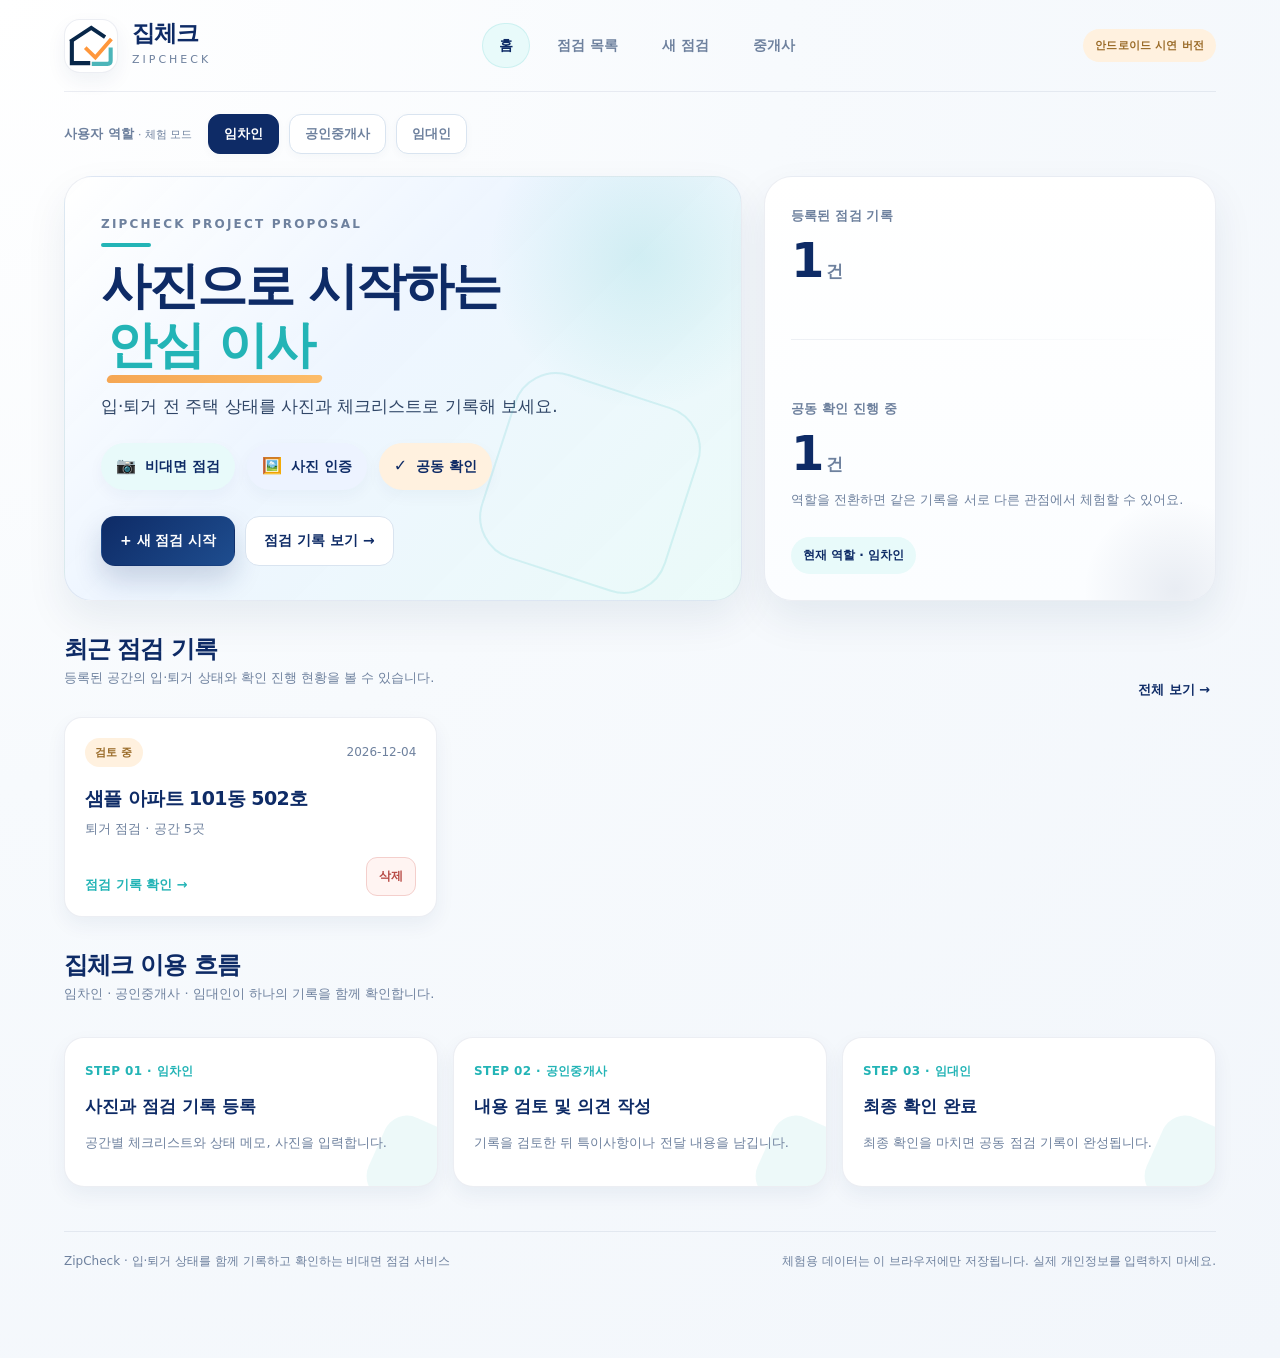
<file: app/src/main/assets/index.html>
<!doctype html>
<html lang="ko">
<head>
  <meta charset="utf-8" />
  <meta name="viewport" content="width=device-width, initial-scale=1, viewport-fit=cover" />
  <meta name="theme-color" content="#F7FAFD" />
  <meta name="mobile-web-app-capable" content="yes"/>
  <meta name="apple-mobile-web-app-capable" content="yes"/>
  <meta name="apple-mobile-web-app-status-bar-style" content="default"/>
  <meta name="description" content="집체크 - 입퇴거 주택상태 공동점검 시제품"/>
  <link rel="stylesheet" href="v2.css"/>
  <link rel="manifest" href="manifest.webmanifest"/>
  <link rel="icon" type="image/png" sizes="192x192" href="icons/icon-192.png"/>
  <title>집체크 ZipCheck | 안드로이드 시제품</title>
  <style>
    :root{
      --bg:#F7FAFD;
      --bg2:#EEF5FA;
      --card:#FFFFFF;
      --ink:#0E2B66;
      --text:#304667;
      --muted:#6E819E;
      --line:#D9E4F0;
      --navy:#0E2B66;
      --navy-2:#1E4D8F;
      --teal:#23B4B6;
      --teal-soft:#E8FAFA;
      --orange:#F5A24A;
      --orange-soft:#FFF1DF;
      --blue-soft:#EDF3FF;
      --green-soft:#E8F8F2;
      --shadow:0 18px 40px rgba(17,49,95,.08);
      --shadow-soft:0 8px 20px rgba(24,54,97,.06);
      --radius-xl:28px;
      --radius-lg:20px;
      --radius-md:14px;
    }
    *{box-sizing:border-box}
    html,body{margin:0;padding:0}
    body{
      font-family:Pretendard,"Apple SD Gothic Neo","Malgun Gothic",system-ui,sans-serif;
      color:var(--text);
      background:radial-gradient(circle at top left, #ffffff 0%, #F7FAFD 42%, #F2F6FB 100%);
      line-height:1.55;
    }
    button,input,select,textarea{font:inherit}
    button{cursor:pointer}
    button:disabled{opacity:.55;cursor:not-allowed}
    a{text-decoration:none;color:inherit}
    .shell{max-width:1200px;margin:0 auto;padding:0 24px 88px}
    .site-header{
      min-height:92px;display:flex;align-items:center;justify-content:space-between;gap:16px;
      border-bottom:1px solid rgba(14,43,102,.08);
    }
    .brand{display:flex;align-items:center;gap:14px;white-space:nowrap}
    .brand-logo{width:54px;height:54px;display:grid;place-items:center;background:white;border-radius:16px;box-shadow:var(--shadow-soft);border:1px solid rgba(14,43,102,.08)}
    .brand-logo svg{display:block}
    .brand-copy strong{display:block;font-size:23px;line-height:1;color:var(--navy);letter-spacing:-1px}
    .brand-copy span{display:block;font-size:11px;letter-spacing:3px;color:var(--muted);margin-top:6px}
    .toplinks{display:flex;align-items:center;gap:10px;flex-wrap:wrap}
    .navbtn{
      border:1px solid transparent;background:transparent;color:var(--muted);
      border-radius:999px;padding:11px 16px;font-size:14px;font-weight:700;
      transition:.18s ease;
    }
    .navbtn:hover{background:rgba(35,180,182,.08);color:var(--navy)}
    .navbtn.active{background:var(--teal-soft);color:var(--navy);border-color:rgba(35,180,182,.14)}
    .demo-label{
      white-space:nowrap;border-radius:999px;padding:8px 12px;font-size:11px;font-weight:800;
      color:#9A6B28;background:var(--orange-soft);letter-spacing:.2px
    }
    .role-strip{
      display:flex;align-items:center;gap:10px;flex-wrap:wrap;padding:22px 0 10px;
    }
    .role-caption{font-size:13px;font-weight:800;color:var(--muted);margin-right:6px}
    .role-btn{
      border:1px solid var(--line);background:#fff;color:var(--muted);
      border-radius:12px;padding:9px 15px;font-size:13px;font-weight:700;transition:.18s ease;
      box-shadow:0 3px 10px rgba(17,49,95,.03)
    }
    .role-btn.active{background:var(--navy);color:#fff;border-color:var(--navy)}
    .hero{
      display:grid;grid-template-columns:1.32fr .88fr;gap:22px;align-items:stretch;margin:12px 0 34px;
    }
    .hero-main{
      min-height:328px;padding:34px 36px;border-radius:var(--radius-xl);
      background:linear-gradient(135deg, rgba(255,255,255,.98) 0%, rgba(237,245,255,.94) 42%, rgba(233,250,248,.92) 100%);
      border:1px solid rgba(14,43,102,.08);
      box-shadow:var(--shadow);position:relative;overflow:hidden;display:flex;flex-direction:column;justify-content:space-between;
    }
    .hero-main:before{
      content:'';position:absolute;right:-50px;top:-70px;width:300px;height:300px;border-radius:50%;
      background:radial-gradient(circle, rgba(35,180,182,.14) 0%, rgba(35,180,182,.06) 42%, rgba(35,180,182,0) 72%);
      pointer-events:none;
    }
    .hero-main:after{
      content:'';position:absolute;right:54px;bottom:20px;width:190px;height:190px;border:2px solid rgba(35,180,182,.14);
      border-radius:44px;transform:rotate(18deg);pointer-events:none;
    }
    .eyebrow{
      display:inline-block;font-size:12px;font-weight:800;letter-spacing:2.2px;color:var(--muted);
      text-transform:uppercase;margin-bottom:10px
    }
    .eyebrow::after{content:'';display:block;width:50px;height:4px;background:var(--teal);border-radius:4px;margin-top:9px}
    h1{margin:0;font-size:50px;line-height:1.18;letter-spacing:-2px;color:var(--navy)}
    .accent{color:var(--teal)}
    .headline-sub{display:block;color:var(--text);font-size:17px;margin-top:18px;max-width:500px}
    .accent-swoosh{
      display:inline-block;margin-left:6px;position:relative
    }
    .accent-swoosh:after{
      content:'';position:absolute;left:0;right:-8px;bottom:-8px;height:8px;background:linear-gradient(90deg,var(--orange),#FDBA62);
      border-radius:999px;opacity:.95;transform:skewX(-18deg)
    }
    .feature-pills{display:flex;gap:12px;flex-wrap:wrap;margin-top:24px}
    .pill{
      display:inline-flex;align-items:center;gap:9px;padding:11px 15px;border-radius:999px;font-size:14px;font-weight:800;
      box-shadow:0 6px 16px rgba(17,49,95,.04)
    }
    .pill.teal{background:var(--teal-soft);color:var(--navy)}
    .pill.blue{background:var(--blue-soft);color:var(--navy)}
    .pill.orange{background:var(--orange-soft);color:var(--navy)}
    .pill .icon{font-size:16px}
    .actions{display:flex;gap:10px;flex-wrap:wrap;margin-top:26px}
    .btn{
      border:1px solid transparent;border-radius:14px;padding:13px 18px;font-size:14px;font-weight:800;
      display:inline-flex;align-items:center;justify-content:center;gap:7px;transition:.18s ease;
    }
    .btn.primary{background:linear-gradient(135deg,var(--navy) 0%, var(--navy-2) 100%);color:#fff;box-shadow:0 14px 28px rgba(14,43,102,.18)}
    .btn.primary:hover{transform:translateY(-1px)}
    .btn.secondary{background:#fff;color:var(--navy);border-color:var(--line)}
    .btn.secondary:hover,.btn.ghost:hover{border-color:#b7c9df;background:#fbfdff}
    .btn.ghost{background:#fff;color:var(--muted);border-color:var(--line)}
    .btn.warn{background:var(--orange-soft);color:#9A6B28}
    .summary{
      border-radius:var(--radius-xl);padding:26px;background:linear-gradient(180deg,#FFFFFF 0%, #FBFDFF 100%);
      border:1px solid rgba(14,43,102,.08);box-shadow:var(--shadow);display:flex;flex-direction:column;justify-content:space-between;position:relative;overflow:hidden
    }
    .summary:before{content:'';position:absolute;inset:auto -50px -80px auto;width:180px;height:180px;border-radius:50%;background:radial-gradient(circle, rgba(14,43,102,.08) 0%, rgba(14,43,102,0) 72%)}
    .sum-title{font-size:13px;font-weight:800;color:var(--muted);letter-spacing:.2px}
    .sum-number{margin-top:8px;font-size:48px;font-weight:900;line-height:1;letter-spacing:-2px;color:var(--navy)}
    .sum-number span{font-size:17px;font-weight:700;color:var(--muted);margin-left:4px}
    .sum-rule{height:1px;background:linear-gradient(90deg, rgba(14,43,102,.07), rgba(14,43,102,0));margin:18px 0}
    .hint{font-size:13px;color:var(--muted)}
    .summary-chip{display:inline-flex;align-items:center;gap:8px;background:var(--teal-soft);color:var(--navy);padding:9px 12px;border-radius:999px;font-size:12px;font-weight:800;margin-top:14px}
    .section-head{display:flex;align-items:end;justify-content:space-between;gap:16px;margin:34px 0 15px}
    .section-head h2{margin:0;font-size:24px;line-height:1.2;color:var(--navy);letter-spacing:-1px}
    .section-head p{margin-top:5px;font-size:13px;color:var(--muted)}
    .text-btn{border:none;background:transparent;color:var(--navy);font-size:13px;font-weight:800}
    .cards{display:grid;grid-template-columns:repeat(3,1fr);gap:16px}
    .card{
      border:1px solid rgba(14,43,102,.08);background:white;border-radius:18px;padding:20px;box-shadow:var(--shadow-soft)
    }
    .record-card{display:flex;flex-direction:column;min-height:200px;cursor:pointer;transition:transform .15s ease,border-color .15s ease, box-shadow .15s ease}
    .record-card:hover{transform:translateY(-3px);border-color:rgba(35,180,182,.34);box-shadow:0 18px 26px rgba(24,54,97,.09)}
    .card-top{display:flex;justify-content:space-between;align-items:center;gap:8px}
    .tag{display:inline-block;padding:6px 10px;border-radius:999px;font-size:11px;font-weight:900;letter-spacing:.2px;background:var(--teal-soft);color:var(--navy)}
    .tag.orange{background:var(--orange-soft);color:#9A6B28}
    .tag.gray{background:#F2F6FB;color:var(--muted)}
    .date{font-size:12px;color:var(--muted)}
    .card h3{margin:18px 0 8px;font-size:19px;line-height:1.38;letter-spacing:-.6px;color:var(--navy)}
    .meta{font-size:13px;color:var(--muted)}
    .card-bottom{margin-top:auto;padding-top:18px;color:var(--teal);font-size:13px;font-weight:800}
    .empty{
      padding:56px 24px;text-align:center;background:linear-gradient(180deg,#fff 0%, #fbfdff 100%);
      border:1px dashed #C9D9E8;border-radius:22px;color:var(--muted)
    }
    .empty strong{display:block;color:var(--navy);font-size:18px;margin-bottom:8px}
    .flowgrid{display:grid;grid-template-columns:repeat(3,1fr);gap:15px;margin-top:20px}
    .flowstep{background:#fff;border:1px solid rgba(14,43,102,.08);border-radius:20px;padding:20px;box-shadow:var(--shadow-soft);position:relative;overflow:hidden}
    .flowstep:after{content:'';position:absolute;right:-24px;bottom:-24px;width:88px;height:88px;border-radius:24px;background:rgba(35,180,182,.08);transform:rotate(24deg)}
    .stepnum{color:var(--teal);font-size:12px;font-weight:900;letter-spacing:.4px}
    .flowstep h3{margin:10px 0 7px;font-size:17px;color:var(--navy)}
    .flowstep p{font-size:13px;color:var(--muted);position:relative;z-index:1}
    .page-head{margin:22px 0 20px}
    .page-head h1{font-size:34px;line-height:1.2;margin:6px 0;color:var(--navy)}
    .page-head p{font-size:14px;color:var(--muted)}
    .panel{
      background:linear-gradient(180deg,#FFFFFF 0%, #FBFDFF 100%);border:1px solid rgba(14,43,102,.08);
      border-radius:22px;padding:28px;margin-bottom:18px;box-shadow:var(--shadow-soft)
    }
    .panel h2{font-size:20px;letter-spacing:-.6px;margin:0 0 18px;color:var(--navy)}
    .field-grid{display:grid;grid-template-columns:1fr 1fr;gap:17px}
    .field label,.label{display:block;font-weight:800;font-size:13px;margin-bottom:8px;color:var(--navy)}
    .field input,.field select,.field textarea,textarea.comment{
      display:block;width:100%;min-height:48px;padding:12px 14px;border:1px solid var(--line);border-radius:12px;outline:none;
      background:#fff;color:var(--text);font-size:14px;transition:border-color .15s ease, box-shadow .15s ease
    }
    .field input:focus,.field select:focus,.field textarea:focus,textarea.comment:focus{border-color:rgba(35,180,182,.72);box-shadow:0 0 0 4px rgba(35,180,182,.12)}
    textarea{resize:vertical}
    .room-grid{display:grid;grid-template-columns:repeat(2,1fr);gap:14px}
    .room{
      border:1px solid rgba(14,43,102,.08);border-radius:18px;padding:18px;background:linear-gradient(180deg,#FFFFFF 0%, #F9FCFF 100%)
    }
    .room h3{margin:0 0 14px;font-size:17px;color:var(--navy)}
    .room .field{margin-bottom:12px}.room .field:last-child{margin-bottom:0}
    .file-input{width:100%;font-size:12px;max-width:100%}
    .file-input::file-selector-button{
      border:1px solid #CFE0EF;border-radius:10px;background:var(--blue-soft);color:var(--navy);font-weight:800;padding:8px 12px;margin-right:10px
    }
    .photo-list{display:flex;gap:8px;flex-wrap:wrap;margin-top:10px}
    .photo-mini{width:72px;height:68px;object-fit:cover;border-radius:10px;border:1px solid var(--line)}
    .form-actions{display:flex;justify-content:flex-end;gap:10px;margin:24px 0}
    .detail-grid{display:grid;grid-template-columns:1fr 320px;align-items:start;gap:18px}
    .detail-list{display:grid;grid-template-columns:1fr 1fr;gap:12px}
    .detail-room{border:1px solid rgba(14,43,102,.08);border-radius:16px;background:linear-gradient(180deg,#fff 0%, #fafdff 100%);padding:18px}
    .detail-room strong{display:block;font-size:16px;color:var(--navy)}
    .detail-room p{font-size:13px;color:var(--muted);margin-top:7px;min-height:24px}
    .detail-room .photos{display:flex;flex-wrap:wrap;gap:7px;margin-top:10px}
    .detail-room img{width:90px;height:88px;border-radius:10px;object-fit:cover;cursor:zoom-in;border:1px solid var(--line)}
    .state-label{display:inline-block;font-size:12px;font-weight:900;margin-top:8px;padding:6px 10px;border-radius:999px;background:var(--teal-soft);color:var(--navy)}
    .timeline{display:flex;flex-direction:column;gap:12px}
    .event{border-left:3px solid #BFD2E5;padding-left:13px}
    .event strong{font-size:13px;color:var(--navy)}
    .event p{font-size:13px;color:var(--muted);margin:3px 0}.event small{color:#90A1B8;font-size:11px}
    .check{font-size:14px;margin:10px 0;padding:12px 13px;border-radius:13px;background:#F3F8FC;color:var(--text);font-weight:700}
    .check.done{background:var(--green-soft);color:#14785E}
    .confirm-panel{margin-top:20px;border-top:1px solid rgba(14,43,102,.08);padding-top:18px}
    .confirm-panel textarea{height:100px;margin:12px 0}
    .aside h3{font-size:17px;margin:0 0 15px;color:var(--navy)}
    .note{padding:14px 15px;border-radius:14px;background:var(--blue-soft);color:var(--text);font-size:13px;border:1px solid rgba(30,77,143,.06)}
    .footer{
      margin-top:44px;border-top:1px solid rgba(14,43,102,.08);padding:20px 0 0;display:flex;justify-content:space-between;
      gap:15px;flex-wrap:wrap;font-size:12px;color:var(--muted)
    }
    .toast{
      position:fixed;bottom:24px;left:50%;transform:translateX(-50%) translateY(15px);opacity:0;pointer-events:none;transition:.25s;
      background:linear-gradient(135deg,var(--navy) 0%, var(--navy-2) 100%);color:white;border-radius:14px;padding:12px 18px;font-size:13px;
      z-index:100;box-shadow:0 18px 30px rgba(14,43,102,.18)
    }
    .toast.show{opacity:1;transform:translateX(-50%) translateY(0)}
    @media(max-width:980px){
      .hero{grid-template-columns:1fr}
      .cards{grid-template-columns:repeat(2,1fr)}
      .detail-grid{grid-template-columns:1fr}
    }
    @media(max-width:800px){
      .shell{padding:0 16px 60px}
      .site-header{padding:14px 0;min-height:auto;flex-wrap:wrap}
      .toplinks{width:100%;order:2}
      .hero-main{min-height:290px;padding:28px 24px}
      h1{font-size:40px}
      .field-grid,.room-grid,.detail-list,.flowgrid{grid-template-columns:1fr}
      .summary{min-height:unset}
    }
    @media(max-width:560px){
      .cards{grid-template-columns:1fr}
      .brand-copy strong{font-size:21px}
      h1{font-size:34px}
      .page-head h1{font-size:29px}
      .panel{padding:20px}
      .navbtn{padding:8px 11px}
      .demo-label{font-size:10px}
      .role-caption{width:100%}
      .feature-pills{gap:8px}
      .pill{font-size:13px;padding:10px 13px}
    }

    /* Android / PWA layout layer. The desktop theme is retained. */
    html{scroll-behavior:smooth;-webkit-text-size-adjust:100%}
    body{overscroll-behavior-y:contain;-webkit-tap-highlight-color:transparent}
    button,a,input,select,summary{touch-action:manipulation}
    button:focus-visible,a:focus-visible,input:focus-visible,textarea:focus-visible,select:focus-visible,summary:focus-visible{outline:3px solid rgba(35,180,182,.55);outline-offset:2px}
    .mobile-tabs{display:none}
    .upload-actions{display:flex;flex-wrap:wrap;gap:8px;margin-top:8px}
    .upload-choice{display:inline-flex;align-items:center;justify-content:center;gap:6px;border:1px solid #CFE0EF;background:#EDF3FF;color:#0E2B66;border-radius:12px;padding:10px 13px;font-size:13px;font-weight:800;cursor:pointer;min-height:46px;position:relative;overflow:hidden}
    .upload-choice.camera{background:#E8FAFA;border-color:#BAE8E6}
    .upload-choice input{position:absolute;width:1px;height:1px;opacity:0;pointer-events:none}
    .camera-guide{font-size:12px;color:var(--muted);margin-top:7px}
    .photo-item{display:inline-flex;position:relative;margin-right:3px}
    .photo-remove{position:absolute;top:-8px;right:-8px;border:none;background:#0E2B66;color:white;width:24px;height:24px;display:grid;place-items:center;border-radius:50%;font-size:17px;line-height:1;box-shadow:0 2px 8px rgba(14,43,102,.16)}
    .upload-count{display:inline-flex;align-items:center;color:var(--muted);font-size:12px;margin-top:7px}
    .room-intro{display:block;font-size:13px;color:var(--muted);margin-bottom:12px}
    .role-caption small{font-weight:500}
    @media(max-width:680px){
      :root{--shadow:0 10px 25px rgba(17,49,95,.075)}
      .shell{padding:0 15px calc(92px + env(safe-area-inset-bottom, 0px));max-width:100%}
      .site-header{min-height:74px;flex-wrap:nowrap;padding:13px 0;border-bottom:1px solid #E9EEF5;gap:6px}
      .brand{gap:10px}.brand-logo{width:43px;height:43px;border-radius:14px;flex-shrink:0}
      .brand-logo svg{width:33px;height:33px}.brand-copy strong{font-size:20px}.brand-copy span{font-size:9px;letter-spacing:2.5px;margin-top:4px}
      .toplinks{display:none}.demo-label{margin-left:auto;white-space:normal;text-align:right;max-width:114px;padding:6px 9px;font-size:10px;line-height:1.35}
      .role-strip{margin:0 -15px;padding:13px 15px 14px;display:grid;grid-template-columns:repeat(3,minmax(0,1fr));gap:7px;background:rgba(255,255,255,.85);border-bottom:1px solid #EEF2F6}
      .role-caption{grid-column:1/-1;font-size:12px;color:var(--navy);margin-bottom:0}
      .role-btn{min-width:0;min-height:42px;padding:8px 6px;font-size:12px;border-radius:12px;box-shadow:none}
      .hero{grid-template-columns:1fr;gap:12px;margin:16px 0 26px}
      .hero-main{min-height:0;padding:25px 22px 21px;border-radius:22px}
      .hero-main:after{right:-65px;bottom:0;width:160px;height:160px}
      .eyebrow{font-size:10px;letter-spacing:1.6px;margin-bottom:11px}
      .eyebrow:after{width:35px;height:3px;margin-top:6px}
      .hero h1{font-size:32px;letter-spacing:-1.5px;line-height:1.26}
      .headline-sub{font-size:14px;line-height:1.65;margin-top:14px}
      .feature-pills{gap:6px;margin-top:17px}.pill{padding:8px 11px;font-size:11px;gap:5px;box-shadow:none}.pill .icon{font-size:14px}
      .actions{margin-top:19px;gap:8px}.hero .actions .btn{flex:1;min-width:120px}
      .btn{min-height:47px;padding:11px 13px;font-size:13px;border-radius:13px}
      .summary{padding:21px 20px;border-radius:21px;display:grid;grid-template-columns:1fr 1px 1fr;align-items:center;gap:15px}
      .summary .sum-rule{height:100%;width:1px;margin:0;background:var(--line)}
      .sum-title{font-size:12px}.sum-number{font-size:35px;margin-top:6px}
      .summary .hint{display:none}.summary-chip{margin-top:8px;font-size:10px;padding:6px 9px}
      .section-head{margin:28px 0 14px;align-items:center}.section-head h2{font-size:21px}.section-head p{font-size:12px}.text-btn{font-size:12px;white-space:nowrap}
      .cards{grid-template-columns:1fr;gap:11px}.card{border-radius:17px;padding:19px}.record-card{min-height:160px}
      .card h3{margin:14px 0 5px}.card-bottom{padding-top:12px}
      .flowgrid{grid-template-columns:1fr;gap:10px;margin-top:16px}.flowstep{padding:18px;min-height:102px;border-radius:18px}.flowstep h3{font-size:15px;margin:6px 0 3px}
      .page-head{margin:24px 0 16px}.page-head h1{font-size:28px;letter-spacing:-1.2px}.page-head p{font-size:13px}
      .panel{padding:19px 17px;border-radius:19px;margin-bottom:13px}.panel h2{font-size:18px;margin-bottom:14px}
      .field-grid,.room-grid,.detail-list{grid-template-columns:1fr;gap:12px}.field input,.field select,.field textarea,textarea.comment{font-size:16px;min-height:49px;border-radius:12px}
      .room{padding:17px 15px;border-radius:15px}.room h3{font-size:17px}.room .field label{font-size:13px}
      .detail-grid{grid-template-columns:1fr;gap:2px}.aside .panel{margin-bottom:12px}.detail-room{padding:16px}
      .form-actions{position:sticky;bottom:calc(72px + env(safe-area-inset-bottom, 0px));z-index:8;padding:11px 2px;margin:10px 0;background:linear-gradient(to top, #F7FAFD 72%, rgba(247,250,253,.84));border-radius:14px}
      .form-actions .btn{flex:1}
      .footer{font-size:11px;margin-top:36px;padding-top:17px;line-height:1.7}
      .mobile-tabs{position:fixed;display:grid;grid-template-columns:repeat(3,1fr);bottom:0;left:0;right:0;z-index:50;padding:8px 10px calc(6px + env(safe-area-inset-bottom, 0px));background:rgba(255,255,255,.97);border-top:1px solid #DCE7F2;box-shadow:0 -8px 22px rgba(14,43,102,.06);-webkit-backdrop-filter:blur(18px);backdrop-filter:blur(18px)}
      .mobile-tab{background:transparent;border:none;min-height:54px;display:flex;gap:3px;flex-direction:column;align-items:center;justify-content:center;color:#8293AB;font-size:10px;font-weight:800;border-radius:12px}
      .mobile-tab svg{width:22px;height:22px;display:block}.mobile-tab.active{color:var(--navy);background:#E8FAFA}
      .mobile-tab-create svg{color:var(--teal)}
      .toast{bottom:calc(85px + env(safe-area-inset-bottom, 0px));width:max-content;max-width:calc(100vw - 30px);text-align:center}
      .upload-choice{flex:1}
      .upload-count{margin-bottom:3px}
    }
    @media(max-width:360px){
      .hero h1{font-size:29px}.pill{font-size:10px;padding:7px 8px}.feature-pills{gap:5px}
      .summary{gap:10px;padding:18px 13px}.sum-title{font-size:11px}.sum-number{font-size:33px}
    }

  </style>
</head>
<body>
  <div class="shell">
    <header class="site-header">
      <div class="brand">
        <div class="brand-logo" aria-hidden="true"><svg width="44" height="44" viewBox="40 8 188 176" fill="none" xmlns="http://www.w3.org/2000/svg"><path d="M59 75L135 25L183 57" stroke="#082749" stroke-width="15" stroke-linecap="square"/><path d="M59 75V163H131" stroke="#082749" stroke-width="16"/><path d="M117 108L151 141L209 74" stroke="#FF973B" stroke-width="15" stroke-linecap="square"/><path d="M145 166H199Q211 166 211 154V110" stroke="#4CB5B9" stroke-width="16" stroke-linecap="square"/></svg></div>
        <div class="brand-copy"><strong>집체크</strong><span>ZIPCHECK</span></div>
      </div>
      <div class="toplinks" id="nav"></div>
      <span class="demo-label">안드로이드 시연 버전</span>
    </header>

    <div class="role-strip" id="roles"></div>
    <main id="app"></main>
    <footer class="footer">
      <span>ZipCheck · 입·퇴거 상태를 함께 기록하고 확인하는 비대면 점검 서비스</span>
      <span>체험용 데이터는 이 브라우저에만 저장됩니다. 실제 개인정보를 입력하지 마세요.</span>
    </footer>
  </div>
  <nav class="mobile-tabs" id="mobile-tabs" aria-label="하단 메뉴">
    <button type="button" class="mobile-tab" data-page="home" aria-label="홈">
      <svg viewBox="0 0 24 24" fill="none" stroke="currentColor" stroke-width="2" stroke-linecap="round" stroke-linejoin="round"><path d="m3 10 9-7 9 7"/><path d="M5 9v12h14V9"/><path d="M9 21v-7h6v7"/></svg><span>홈</span>
    </button>
    <button type="button" class="mobile-tab" data-page="records" aria-label="점검 목록">
      <svg viewBox="0 0 24 24" fill="none" stroke="currentColor" stroke-width="2" stroke-linecap="round" stroke-linejoin="round"><rect x="5" y="4" width="14" height="17" rx="2"/><path d="M9 4.5V3h6v1.5M9 11h6m-6 4h6"/></svg><span>점검 목록</span>
    </button>
    <button type="button" class="mobile-tab mobile-tab-create" data-page="new" aria-label="새 점검">
      <svg viewBox="0 0 24 24" fill="none" stroke="currentColor" stroke-width="2.5" stroke-linecap="round"><path d="M12 5v14M5 12h14"/></svg><span>새 점검</span>
    </button>
  <button type="button" class="mobile-tab" data-page="profile" aria-label="중개사 프로필"><svg viewBox="0 0 24 24" fill="none" stroke="currentColor" stroke-width="2"><circle cx="12" cy="7" r="4"/><path d="M4 21q0-9 8-9t8 9"/></svg><span>중개사</span></button>
  </nav>
  <div id="toast" class="toast"></div>

  <script>
    'use strict';
    const KEY = 'zipcheck-mvp-v2-ppt-tone';
    const ROOMS = ['현관', '거실', '주방', '욕실', '침실'];
    const ROLES = ['임차인', '공인중개사', '임대인'];
    const today = () => new Date().toLocaleDateString('sv-SE');
    const now = () => new Date().toLocaleString('ko-KR');
    const makeSeed = () => [{
      id:'demo-1001',
      name:'샘플 아파트 101동 502호',
      type:'퇴거',
      date:today(),
      createdAt:now(),
      brokerChecked:false,
      ownerChecked:false,
      rooms:ROOMS.map((r,i)=>({
        name:r,
        state:i===2?'확인 필요':'양호',
        memo:i===2?'싱크대 하부에 작은 생활 흔적이 있습니다.':'특이사항 없음',
        photos:[]
      })),
      logs:[{role:'임차인',text:'퇴거 점검 기록을 등록했습니다.',time:now()}]
    }];
    function load(){ try{ const raw=localStorage.getItem(KEY); return raw?JSON.parse(raw):makeSeed(); } catch { return makeSeed(); } }
    let records = load();
    let role = '임차인', page = 'home', selectedId = null, photosDraft = {};
    const $ = id => document.getElementById(id);
    const esc = s => String(s ?? '').replace(/[&<>"']/g,c=>({'&':'&amp;','<':'&lt;','>':'&gt;','"':'&quot;',"'":'&#39;'}[c]));
    function save(){
      try { localStorage.setItem(KEY, JSON.stringify(records)); return true; }
      catch { toast('저장 공간이 부족합니다. 사진 개수를 줄여 주세요.'); return false; }
    }
    function toast(message){
      const el = $('toast');
      el.textContent = message;
      el.classList.add('show');
      clearTimeout(toast.t);
      toast.t = setTimeout(()=>el.classList.remove('show'), 2600);
    }
    function status(rec){ return rec.brokerChecked && rec.ownerChecked ? '확인 완료' : '검토 중'; }
    function badge(rec){ return `<span class="tag ${status(rec)==='확인 완료'?'':'orange'}">${status(rec)}</span>`; }
    function renderNav(){
      $('nav').innerHTML = [['home','홈'],['records','점검 목록'],['new','새 점검'],['profile','중개사']]
        .map(([p,t])=>`<button type="button" class="navbtn ${page===p?'active':''}" data-page="${p}">${t}</button>`).join('');
      $('roles').innerHTML = `<span class="role-caption">사용자 역할 <small>· 체험 모드</small></span>`+
        ROLES.map(r=>`<button type="button" class="role-btn ${role===r?'active':''}" data-role="${r}" aria-pressed="${role===r}">${r}</button>`).join('');
      const tabs=$('mobile-tabs'); if(tabs){ tabs.querySelectorAll('[data-page]').forEach(el=>{el.classList.toggle('active',el.dataset.page===page);el.setAttribute('aria-current',el.dataset.page===page?'page':'false')}); }
    }
let pendingDeleteId=null;
function canDelete(r){return role==='임차인'&&!r.brokerChecked&&!r.ownerChecked}
function requestDelete(id){
 const r=records.find(x=>x.id===id);
 if(!r||!canDelete(r)){toast('검토 전 기록만 임차인이 삭제할 수 있습니다.');return;}
 pendingDeleteId=id;
 if(confirm('아직 검토되지 않은 점검 기록을 삭제할까요? 삭제 후 복구할 수 없습니다.')){
  const prev=records; records=records.filter(x=>x.id!==id);
  if(!save())records=prev;
  else{selectedId=null;if(page==='detail')goto('records');else render();toast('점검 기록을 삭제했습니다.')}
 }
 pendingDeleteId=null;
}
    function card(rec){
      return `<article class="card record-card"><div class="record-main" data-open="${esc(rec.id)}" role="button" tabindex="0">
        <div class="card-top">${badge(rec)}<span class="date">${esc(rec.date)}</span></div>
        <h3>${esc(rec.name)}</h3>
        <div class="meta">${esc(rec.type)} 점검 · 공간 ${rec.rooms.length}곳</div>
        </div><div class="record-actions"><span class="card-bottom">점검 기록 확인 →</span>${canDelete(rec)?`<button type="button" class="delete-record" data-delete="${esc(rec.id)}">삭제</button>`:""}</div>
      </article>`;
    }
    function renderHome(){
      const roleText = {
        '임차인':'입·퇴거 전 주택 상태를 사진과 체크리스트로 기록해 보세요.',
        '공인중개사':'임차인이 남긴 기록을 검토하고 중개사 의견을 추가해 보세요.',
        '임대인':'공유된 기록을 최종 확인하고 공동 확인 절차를 완성해 보세요.'
      }[role];
      const pending = records.filter(r=>status(r)!=='확인 완료').length;
      return `
        <section class="hero">
          <div class="hero-main">
            <div>
              <span class="eyebrow">ZIPCHECK PROJECT PROPOSAL</span>
              <h1>사진으로 시작하는<br><span class="accent accent-swoosh">안심 이사</span></h1>
              <span class="headline-sub">${roleText}</span>
              <div class="feature-pills">
                <span class="pill teal"><span class="icon">📷</span> 비대면 점검</span>
                <span class="pill blue"><span class="icon">🖼️</span> 사진 인증</span>
                <span class="pill orange"><span class="icon">✓</span> 공동 확인</span>
              </div>
            </div>
            <div class="actions">
              ${role==='임차인' ? '<button class="btn primary" data-page="new">+ 새 점검 시작</button>' : ''}
              <button class="btn secondary" data-page="records">점검 기록 보기 →</button>
            </div>
          </div>
          <div class="summary">
            <div>
              <span class="sum-title">등록된 점검 기록</span>
              <div class="sum-number">${records.length}<span>건</span></div>
            </div>
            <div class="sum-rule"></div>
            <div>
              <span class="sum-title">공동 확인 진행 중</span>
              <div class="sum-number">${pending}<span>건</span></div>
              <p class="hint">역할을 전환하면 같은 기록을 서로 다른 관점에서 체험할 수 있어요.</p>
              <span class="summary-chip">현재 역할 · ${role}</span>
            </div>
          </div>
        </section>

        <div class="section-head">
          <div>
            <h2>최근 점검 기록</h2>
            <p>등록된 공간의 입·퇴거 상태와 확인 진행 현황을 볼 수 있습니다.</p>
          </div>
          <button class="text-btn" data-page="records">전체 보기 →</button>
        </div>
        ${records.length ? `<div class="cards">${records.slice(0,3).map(card).join('')}</div>` : '<div class="empty"><strong>아직 등록된 점검이 없습니다.</strong>새 점검을 시작해 보세요.</div>'}

        <div class="section-head">
          <div>
            <h2>집체크 이용 흐름</h2>
            <p>임차인 · 공인중개사 · 임대인이 하나의 기록을 함께 확인합니다.</p>
          </div>
        </div>
        <div class="flowgrid">
          <div class="flowstep"><span class="stepnum">STEP 01 · 임차인</span><h3>사진과 점검 기록 등록</h3><p>공간별 체크리스트와 상태 메모, 사진을 입력합니다.</p></div>
          <div class="flowstep"><span class="stepnum">STEP 02 · 공인중개사</span><h3>내용 검토 및 의견 작성</h3><p>기록을 검토한 뒤 특이사항이나 전달 내용을 남깁니다.</p></div>
          <div class="flowstep"><span class="stepnum">STEP 03 · 임대인</span><h3>최종 확인 완료</h3><p>최종 확인을 마치면 공동 점검 기록이 완성됩니다.</p></div>
        </div>`;
    }
    function renderRecords(){
      return `<div class="page-head"><span class="eyebrow">Inspection Records</span><h1>점검 목록</h1><p>등록된 기록을 선택하면 공간별 상태와 참여자의 확인 여부를 볼 수 있습니다.</p></div>
      ${records.length ? `<div class="cards">${records.map(card).join('')}</div>` : '<div class="empty"><strong>등록된 기록이 없습니다.</strong>새 점검을 등록해 보세요.</div>'}
      <div class="broker-peek"><span class="peek-graphic">👤</span><div class="peek-copy"><strong>담당 공인중개사</strong><p>협의 평판과 활동 이력을 확인해 보세요.</p></div><button type="button" class="btn secondary" data-page="profile">프로필 보기 →</button></div><div class="actions"><button class="btn ghost" id="export">기록 JSON 내보내기</button></div>`;
    }
    function roomEditor(room){
      const r = esc(room);
      return `<div class="room"><h3>${r}</h3><span class="room-intro">전체 공간이 보이도록 촬영한 후 상태를 기록해 주세요.</span><div class="field"><label for="state-${r}">현재 상태</label><select id="state-${r}" name="state-${r}"><option>양호</option><option>확인 필요</option><option>파손 의심</option><option>해당 없음</option></select></div><div class="field"><label for="memo-${r}">상태 메모</label><textarea id="memo-${r}" name="memo-${r}" rows="2" placeholder="예: 벽지에 작은 자국이 있습니다."></textarea></div><div class="field"><span class="label">사진 첨부 (선택)</span><div class="upload-actions"><label class="upload-choice">🖼️ 갤러리 선택<input type="file" accept="image/*" data-upload="${r}" multiple aria-label="${r} 사진 선택"></label><label class="upload-choice camera">📷 카메라 촬영<input type="file" accept="image/*" capture="environment" data-upload="${r}" aria-label="${r} 카메라 촬영"></label></div><div class="camera-guide">사진은 최대 4장까지 저장됩니다. 밝은 곳에서 비슷한 각도로 촬영하세요.</div><div class="photo-list" id="previews-${r}" aria-live="polite"></div></div></div>`;
    }
    function renderNew(){
      if(role !== '임차인') return `<div class="page-head"><h1>새 점검 등록</h1><p>점검 등록은 임차인 역할에서 체험할 수 있습니다.</p></div><div class="panel"><p class="meta">상단의 사용자 역할을 <strong>임차인</strong>으로 바꿔주세요.</p><div class="actions"><button class="btn secondary" data-role="임차인">임차인으로 전환</button></div></div>`;
      return `<div class="page-head"><span class="eyebrow">New Inspection</span><h1>새 입·퇴거 점검</h1><p>실제 거주지 정보 대신 예시 주소를 사용해 주세요.</p></div>
      <form id="inspection-form">
        <div class="panel">
          <h2>기본 정보</h2>
          <div class="field-grid">
            <div class="field"><label for="name">점검 대상 공간</label><input id="name" name="name" required maxlength="80" placeholder="예: 샘플 아파트 101동 502호"></div>
            <div class="field"><label for="type">점검 종류</label><select id="type" name="type"><option>입주</option><option selected>퇴거</option></select></div>
            <div class="field"><label for="date">점검일</label><input id="date" type="date" name="date" value="${today()}" required></div>
          </div>
        </div>
        <div class="panel">
          <h2>공간별 점검 체크리스트</h2>
          <p class="meta" style="margin-bottom:17px">공간별 상태를 같은 기준으로 기록하면 입주·퇴거 기록을 비교하기 쉬워집니다.</p>
          <div class="room-grid">${ROOMS.map(roomEditor).join('')}</div>
        </div>
        <div class="form-actions"><button type="button" class="btn secondary" data-page="home">취소</button><button type="submit" class="btn primary">점검 기록 저장 →</button></div>
      </form>`;
    }
function renderProfile(){
return `<div class="profile-page"><div class="page-head"><span class="eyebrow">BROKER PROFILE</span><h1>공인중개사 프로필</h1><p>입·퇴거 협의를 지원하는 담당자 정보</p></div>
<section class="profile-panel"><div class="profile-header"><div class="profile-photo"><svg viewBox="0 0 100 100"><circle cx="50" cy="50" r="50" fill="#E5F2FA"/><path d="M11 100Q15 70 36 68L50 83L64 68Q85 72 89 100" fill="#244A83"/><path d="M38 63H62V78L50 90L38 78Z" fill="#E9B38B"/><path d="M42 78L50 90L58 78L67 100H33Z" fill="white"/><ellipse cx="50" cy="45" rx="23" ry="29" fill="#F3C49D"/><path d="M27 42Q24 17 47 17Q67 11 73 29L76 44L66 38Q55 24 37 35L28 48Z" fill="#253554"/><circle cx="42" cy="48" r="2" fill="#28364D"/><circle cx="58" cy="48" r="2" fill="#28364D"/><path d="M44 60Q50 64 56 60" stroke="#A9675F" stroke-width="2" fill="none"/></svg></div><div class="profile-heading"><h2>김지훈 중개사</h2><p>행복부동산 · 공인중개사 프로필</p><div class="profile-tags"><span class="profile-tag">✓ 시연용 프로필</span><span class="profile-tag violet">✦ 협의 지원</span></div></div></div>
<div class="profile-disclaimer">※ 이름, 82점, 활동 배지, 활동 이력은 모두 가상 시연 데이터이며 실제 중개사 자격이나 실적을 인증하지 않습니다.</div>
<div class="score-panel" style="margin-top:16px"><div class="score-title">☀️ 협의 맑음도 <small>· 예시 지표</small></div><div class="score-main"><p>응답 속도, 증빙 충실도, 일정 준수를 한눈에 확인하는 예시 지표예요.</p><div class="score-number">82<small>점</small></div></div><div class="progress-track"><div class="progress-bar"></div></div><div class="score-stats"><div class="score-stat"><span>⚡ 응답 속도</span><strong>빠름</strong></div><div class="score-stat"><span>▣ 증빙 충실도</span><strong>높음</strong></div><div class="score-stat"><span>▢ 일정 준수</span><strong>우수</strong></div></div></div>
<div class="profile-section-head">활동 배지 4개 <small>예시</small></div><div class="badge-grid"><div class="profile-badge"><span class="badge-icon">💬</span><strong>빠른 응답</strong><small>빠른 소통</small></div><div class="profile-badge"><span class="badge-icon">📑</span><strong>증빙 꼼꼼</strong><small>서류 확인</small></div><div class="profile-badge"><span class="badge-icon">🗓️</span><strong>약속 준수</strong><small>일정 관리</small></div><div class="profile-badge"><span class="badge-icon">🤝</span><strong>협의 경험</strong><small>분쟁 조율</small></div></div>
<div class="profile-section-head">최근 협의 내역 <small>가상 기록</small></div>
<div class="history-line"><span class="hist-icon">🛠️</span><div class="hist-desc"><strong>벽지 보수 범위 협의 완료</strong><small>7월 16일 · 견적 공동 확인</small></div><span class="hist-badge">완료</span></div>
<div class="history-line"><span class="hist-icon">🧽</span><div class="hist-desc"><strong>에어컨 청소 여부 확인</strong><small>7월 12일 · 사진 확인</small></div><span class="hist-badge">완료</span></div>
<div class="history-line"><span class="hist-icon">🧹</span><div class="hist-desc"><strong>퇴거 청소 일정 조율</strong><small>7월 8일 · 일정 협의</small></div><span class="hist-badge">조율</span></div>
</section></div>`;
}
    function renderDetail(){
      const r = records.find(x=>x.id===selectedId);
      if(!r) return '<div class="empty">기록을 찾을 수 없습니다.</div>';
      const statuses = `<div class="check done">✓ 임차인 · 점검 기록 등록</div><div class="check ${r.brokerChecked?'done':''}">${r.brokerChecked?'✓':'○'} 공인중개사 · ${r.brokerChecked?'검토 완료':'검토 대기'}</div><div class="check ${r.ownerChecked?'done':''}">${r.ownerChecked?'✓':'○'} 임대인 · ${r.ownerChecked?'확인 완료':'확인 대기'}</div>`;
      const checkAction = ((role==='공인중개사'&&!r.brokerChecked)||(role==='임대인'&&!r.ownerChecked))
        ? `<div class="confirm-panel"><strong>${role==='공인중개사'?'중개사 검토 의견':'임대인 확인 의견'}</strong><p class="meta">확인 전 사진과 메모를 검토해 주세요.</p><form id="review-form"><textarea class="comment" name="comment" maxlength="500" placeholder="의견을 작성해 주세요. (선택)"></textarea><button type="submit" class="btn primary" style="width:100%">${role==='공인중개사'?'검토 완료 처리':'확인 완료 처리'}</button></form></div>`
        : `<div class="note">${role==='임차인'?'중개사와 임대인으로 역할을 바꿔 공동 확인 과정을 체험해 보세요.':role==='공인중개사'?'이 점검 기록에 대한 중개사 검토를 마쳤습니다.':'이 점검 기록에 대한 임대인 확인을 마쳤습니다.'}</div>`;
      return `<div class="page-head"><button class="text-btn" data-page="records">← 점검 목록</button><div style="margin-top:16px">${badge(r)}</div><h1>${esc(r.name)}</h1><p>${esc(r.type)} 점검 · 점검일 ${esc(r.date)} · 임차인이 등록</p><div class="detail-utility"><button type="button" class="btn secondary" data-page="profile">👤 공인중개사 프로필</button>${canDelete(r)?`<button type="button" class="delete-record" data-delete="${esc(r.id)}">점검 삭제</button>`:""}</div></div>
      <div class="detail-grid">
        <section>
          <div class="panel"><h2>공간별 점검 결과</h2><div class="detail-list">${r.rooms.map(x=>`<div class="detail-room"><strong>${esc(x.name)}</strong><div class="state-label">${esc(x.state)}</div><p>${esc(x.memo||'작성된 메모가 없습니다.')}</p>${x.photos?.length?`<div class="photos">${x.photos.map(src=>`<a href="${src}" target="_blank" rel="noopener noreferrer"><img src="${src}" alt="${esc(x.name)} 점검 사진"></a>`).join('')}</div>`:'<p class="hint">등록된 사진 없음</p>'}</div>`).join('')}</div></div>
          <div class="panel"><h2>확인 내역</h2><div class="timeline">${r.logs.map(l=>`<div class="event"><strong>${esc(l.role)}</strong><p>${esc(l.text)}</p><small>${esc(l.time)}</small></div>`).join('')}</div></div>
        </section>
        <aside class="aside"><div class="panel"><h3>공동 확인 현황</h3>${statuses}${checkAction}</div><div class="note">이 화면의 확인 표시는 실제 전자서명이나 법적 효력 있는 인증이 아닌 시연용 기능입니다.</div></aside>
      </div>`;
    }
    function render(){
      renderNav();
      $('app').innerHTML = page==='home' ? renderHome() : page==='records' ? renderRecords() : page==='new' ? renderNew() : page==='profile' ? renderProfile() : renderDetail();
      window.scrollTo({top:0, behavior:'auto'});
    }
    function goto(p, fromHistory=false){
      if(p==='new' && page!==p) photosDraft={};
      page=p;
      if(!fromHistory){ try{history.pushState({zipcheckPage:p,selectedId},'',location.pathname+location.search+location.hash)}catch{} }
      render();
    }
    window.addEventListener('popstate',e=>{
      const state=e.state||{}; page=state.zipcheckPage||'home'; selectedId=state.selectedId||null;
      if(page==='detail' && !selectedId)page='records'; render();
    });
    function imageToSmallDataURL(file){
      return new Promise((resolve,reject)=>{
        const reader = new FileReader();
        reader.onerror = ()=>reject(new Error('이미지 읽기 실패'));
        reader.onload = ()=>{
          const img = new Image();
          img.onerror = ()=>reject(new Error('이미지 형식 오류'));
          img.onload = ()=>{
            const max = 820;
            const scale = Math.min(1, max / Math.max(img.width, img.height));
            const canvas = document.createElement('canvas');
            canvas.width = Math.round(img.width * scale);
            canvas.height = Math.round(img.height * scale);
            const c = canvas.getContext('2d');
            c.fillStyle = '#fff';
            c.fillRect(0,0,canvas.width,canvas.height);
            c.drawImage(img,0,0,canvas.width,canvas.height);
            resolve(canvas.toDataURL('image/jpeg', .65));
          };
          img.src = reader.result;
        };
        reader.readAsDataURL(file);
      });
    }
    function paintPhotoPreview(room){
      const target=$('previews-'+room);
      if(!target) return;
      target.innerHTML=(photosDraft[room]||[]).map((src,i)=>`<span class="photo-item"><img class="photo-mini" src="${src}" alt="${esc(room)} 사진 ${i+1}"><button type="button" class="photo-remove" data-remove-photo="${esc(room)}" data-photo-index="${i}" aria-label="사진 ${i+1} 제거">×</button></span>`).join('') + `<span class="upload-count">${(photosDraft[room]||[]).length} / 4장</span>`;
    }
    $('app').addEventListener('click',e=>{
      const del=e.target.closest('[data-delete]');if(del){e.preventDefault();e.stopPropagation();requestDelete(del.dataset.delete);return;}
      const rem=e.target.closest('[data-remove-photo]');
      if(rem){const room=rem.dataset.removePhoto;const i=Number(rem.dataset.photoIndex);if(photosDraft[room] && Number.isInteger(i)){photosDraft[room].splice(i,1);paintPhotoPreview(room)}return;}
      const nav = e.target.closest('[data-page]');
      if(nav){ goto(nav.dataset.page); return; }
      const switcher = e.target.closest('[data-role]');
      if(switcher){ role = switcher.dataset.role; render(); return; }
      const item = e.target.closest('[data-open]');
      if(item){ selectedId = item.dataset.open; goto('detail'); return; }
      if(e.target.closest('#export')){
        const blob = new Blob([JSON.stringify(records,null,2)],{type:'application/json'});
        const url = URL.createObjectURL(blob);
        const a = document.createElement('a'); a.href = url; a.download = 'zipcheck-demo-records.json'; a.click(); URL.revokeObjectURL(url);
        toast('점검 기록을 내려받았습니다.');
        return;
      }
      if(e.target.closest('#reset')){
        if(confirm('작성한 시연 기록이 삭제되고 샘플 데이터로 초기화됩니다. 계속할까요?')){ records = makeSeed(); save(); render(); toast('샘플 데이터로 초기화했습니다.'); }
        return;
      }
    });
    $('app').addEventListener('keydown',e=>{
      if((e.key==='Enter'||e.key===' ') && e.target.matches('[data-open]')){
        e.preventDefault(); selectedId = e.target.dataset.open; goto('detail');
      }
    });
    $('roles').addEventListener('click',e=>{ const el=e.target.closest('[data-role]'); if(el){ role=el.dataset.role; render(); } });
    $('nav').addEventListener('click',e=>{ const el=e.target.closest('[data-page]'); if(el) goto(el.dataset.page); });
    $('mobile-tabs').addEventListener('click',e=>{const el=e.target.closest('[data-page]');if(el) goto(el.dataset.page);});
    $('app').addEventListener('change', async e=>{
      const el = e.target.closest('[data-upload]'); if(!el) return;
      const room = el.dataset.upload;
      const files = Array.from(el.files||[]).slice(0,3);
      if(!files.length) return;
      toast('사진을 준비하는 중입니다.');
      try{
        const out = await Promise.all(files.map(imageToSmallDataURL));
        photosDraft[room] = [ ...(photosDraft[room]||[]), ...out ].slice(0,4);
        paintPhotoPreview(room);
        toast(`${room} 사진이 준비됐습니다.`);
      }catch{
        toast('사진을 처리하지 못했습니다. 다른 파일로 시도해 주세요.');
      }finally{ el.value=''; }
    });
    $('app').addEventListener('submit',e=>{
      if(e.target.id==='inspection-form'){
        e.preventDefault();
        const form = new FormData(e.target);
        const name = String(form.get('name')||'').trim();
        if(!name){ toast('점검 대상 공간을 입력해 주세요.'); return; }
        const rec = {
          id:'zip-'+Date.now(),
          name,
          type:String(form.get('type')),
          date:String(form.get('date')),
          createdAt:now(),
          brokerChecked:false,
          ownerChecked:false,
          rooms:ROOMS.map(r=>({name:r,state:String(form.get('state-'+r)||'양호'),memo:String(form.get('memo-'+r)||'').trim(),photos:photosDraft[r]||[]})),
          logs:[{role:'임차인',text:'입·퇴거 점검 기록을 등록했습니다.',time:now()}]
        };
        records.unshift(rec);
        if(!save()){ records.shift(); return; }
        photosDraft = {};
        selectedId = rec.id;
        goto('detail');
        toast('점검 기록이 저장됐습니다.');
        return;
      }
      if(e.target.id==='review-form'){
        e.preventDefault();
        const rec = records.find(x=>x.id===selectedId); if(!rec) return;
        const comment = String(new FormData(e.target).get('comment')||'').trim();
        if(role==='공인중개사') rec.brokerChecked = true;
        else if(role==='임대인') rec.ownerChecked = true;
        else return;
        rec.logs.push({role,text:(role==='공인중개사'?'점검 기록을 검토했습니다.':'점검 기록을 확인했습니다.')+(comment?' 의견: '+comment:''),time:now()});
        save(); render(); toast(`${role}의 확인이 반영됐습니다.`);
      }
    });
    try { history.replaceState({zipcheckPage:'home', selectedId:null},'',location.pathname+location.search+location.hash); }catch{}
    if(!navigator.userAgent.includes('ZipCheckAndroid') && 'serviceWorker' in navigator && (location.protocol==='https:' || location.hostname==='localhost')) {
      window.addEventListener('load',()=>navigator.serviceWorker.register('./sw.js').catch(()=>{}));
    }
    render();
  </script>
</body>
</html>
</file>
<file: docs/v2.css>
/* ZipCheck v0.2 - broker profile and draft record actions */
.brand-logo svg{width:48px;height:48px;max-width:100%;max-height:100%}
.broker-peek{display:flex;align-items:center;gap:14px;padding:18px;border:1px solid #DCEAF2;border-radius:18px;background:linear-gradient(110deg,#ECFAFA,#F7F5FF 60%,#FFF4E6);margin-top:17px}
.peek-graphic{flex-shrink:0;width:52px;height:52px;display:grid;place-items:center;background:#fff;border-radius:17px;font-size:26px}
.peek-copy{flex:1;min-width:0}.peek-copy strong{display:block;color:#0E2B66;font-size:15px}.peek-copy p{font-size:12px;color:#6E819E;margin-top:4px}.broker-peek .btn{white-space:nowrap}
.record-main{display:flex;flex-direction:column;flex:1;min-width:0;cursor:pointer}
.record-actions{display:flex;justify-content:space-between;align-items:center;gap:10px;margin-top:auto}.record-actions .card-bottom{margin-top:0}
.delete-record{border:1px solid #F4CFCC;background:#FFF4F2;color:#B74A45;font-size:12px;font-weight:850;border-radius:11px;padding:9px 12px;min-height:38px;cursor:pointer}.delete-record:hover{background:#FFE7E4}
.detail-utility{display:flex;gap:9px;flex-wrap:wrap;margin-top:17px}.detail-utility .btn{box-shadow:none}
.profile-page{max-width:850px;margin:auto}
.profile-panel{background:white;border-radius:24px;padding:24px;border:1px solid rgba(14,43,102,.08);box-shadow:0 8px 20px rgba(24,54,97,.06);margin-bottom:16px}
.profile-header{display:flex;align-items:center;gap:16px;padding:4px 0 20px}
.profile-photo{flex-shrink:0;width:94px;height:94px;border-radius:50%;overflow:hidden;background:#EFF7FF;border:5px solid white;box-shadow:0 0 0 1px #DCE7F1,0 7px 18px rgba(17,49,95,.09)}
.profile-photo svg{width:100%;height:100%;display:block}
.profile-heading{min-width:0}
.profile-heading h2{font-size:23px;letter-spacing:-.7px;color:#0E2B66;margin:0 0 3px}
.profile-heading p{font-size:13px;color:#6E819E;margin:0 0 8px}
.profile-tags{display:flex;gap:7px;flex-wrap:wrap}
.profile-tag{border-radius:999px;padding:5px 9px;background:#EAF7F4;color:#238A78;font-size:11px;font-weight:800}
.profile-tag.violet{background:#F2EFFF;color:#7161CA}
.profile-disclaimer{background:#F8FAFD;border:1px solid #E5ECF4;color:#677B96;border-radius:13px;padding:10px 13px;font-size:12px;line-height:1.5}
.score-panel{background:linear-gradient(130deg,#E7FAF8 0%,#F2FBFA 55%,#FFF9EB 100%);border:1px solid #DFF2EE;border-radius:18px;padding:21px}
.score-title{display:flex;align-items:center;gap:7px;font-size:16px;font-weight:850;color:#0E2B66}
.score-main{display:flex;align-items:center;justify-content:space-between;gap:12px;margin:13px 0}
.score-main p{font-size:12px;line-height:1.6;color:#628194;max-width:290px}
.score-number{color:#13A78C;font-weight:950;font-size:47px;line-height:1;white-space:nowrap;letter-spacing:-1.8px}
.score-number small{font-size:14px;letter-spacing:0}
.progress-track{height:9px;overflow:hidden;background:#D8E9E8;border-radius:12px}
.progress-bar{height:100%;width:82%;background:linear-gradient(90deg,#1AB79A,#65D6A9);border-radius:12px}
.score-stats{display:grid;grid-template-columns:repeat(3,1fr);gap:8px;margin-top:15px}
.score-stat{border-radius:12px;background:rgba(255,255,255,.76);text-align:center;padding:11px 6px}
.score-stat span{display:block;font-size:11px;color:#6E819E}.score-stat strong{display:block;font-size:14px;margin-top:4px;color:#0E2B66}
.profile-section-head{display:flex;align-items:center;justify-content:space-between;gap:10px;margin:23px 0 11px;color:#0E2B66;font-weight:900}
.badge-grid{display:grid;grid-template-columns:repeat(4,1fr);gap:9px}
.profile-badge{border-radius:15px;background:#F8FAFF;border:1px solid #EDF1F8;text-align:center;padding:14px 8px}
.profile-badge:nth-child(1){background:#F0FBF8}.profile-badge:nth-child(2){background:#F3F0FF}.profile-badge:nth-child(3){background:#FFF5E9}.profile-badge:nth-child(4){background:#EDF7FF}
.profile-badge .badge-icon{font-size:26px;display:block;margin-bottom:8px}
.profile-badge strong{display:block;font-size:12px;color:#0E2B66}
.profile-badge small{display:block;font-size:10px;color:#6E819E;margin-top:5px;line-height:1.4}
.history-line{display:flex;gap:12px;align-items:center;padding:13px 0;border-top:1px solid #EDF1F5}
.history-line .hist-icon{width:37px;height:37px;border-radius:10px;background:#EEF7FA;display:grid;place-items:center;font-size:18px;flex-shrink:0}
.history-line .hist-desc{flex:1;min-width:0}
.history-line strong{color:#0E2B66;font-size:13px;display:block}
.history-line small{color:#6E819E;font-size:11px}
.hist-badge{border-radius:40px;padding:5px 9px;background:#E7F8F2;color:#178E72;font-size:11px;font-weight:800;white-space:nowrap}
.confirm-dialog{width:min(92vw,390px);max-width:390px;border:none;border-radius:23px;background:white;box-shadow:0 24px 70px rgba(6,36,78,.25);padding:25px;color:#304667}
.confirm-dialog::backdrop{background:rgba(10,30,60,.55);backdrop-filter:blur(2px)}
.confirm-dialog h2{margin:0 0 8px;color:#0E2B66;font-size:19px}
.confirm-dialog p{margin:0 0 20px;font-size:14px;line-height:1.6;color:#6E819E}
.confirm-dialog .dialog-actions{display:flex;gap:10px}.confirm-dialog .dialog-actions button{flex:1}
@media(max-width:680px){
.mobile-tabs{grid-template-columns:repeat(4,1fr)}.mobile-tab{min-width:0}
.broker-peek{flex-wrap:wrap;padding:16px 14px}.broker-peek .btn{width:100%}
.profile-panel{padding:17px 15px;border-radius:20px}.profile-header{gap:13px}.profile-photo{width:75px;height:75px}
.profile-heading h2{font-size:19px}.score-panel{padding:17px}
.score-main p{font-size:11px;max-width:170px}.score-number{font-size:40px}
.score-stat{padding:10px 4px}.score-stat strong{font-size:12px}.badge-grid{gap:6px}.profile-badge{padding:12px 3px}.profile-badge strong{font-size:11px}.profile-badge small{font-size:9px}
.record-actions{margin-top:14px}
}
</file>
<file: app/src/main/assets/v2.css>
/* ZipCheck v0.2 - broker profile and draft record actions */
.brand-logo svg{width:48px;height:48px;max-width:100%;max-height:100%}
.broker-peek{display:flex;align-items:center;gap:14px;padding:18px;border:1px solid #DCEAF2;border-radius:18px;background:linear-gradient(110deg,#ECFAFA,#F7F5FF 60%,#FFF4E6);margin-top:17px}
.peek-graphic{flex-shrink:0;width:52px;height:52px;display:grid;place-items:center;background:#fff;border-radius:17px;font-size:26px}
.peek-copy{flex:1;min-width:0}.peek-copy strong{display:block;color:#0E2B66;font-size:15px}.peek-copy p{font-size:12px;color:#6E819E;margin-top:4px}.broker-peek .btn{white-space:nowrap}
.record-main{display:flex;flex-direction:column;flex:1;min-width:0;cursor:pointer}
.record-actions{display:flex;justify-content:space-between;align-items:center;gap:10px;margin-top:auto}.record-actions .card-bottom{margin-top:0}
.delete-record{border:1px solid #F4CFCC;background:#FFF4F2;color:#B74A45;font-size:12px;font-weight:850;border-radius:11px;padding:9px 12px;min-height:38px;cursor:pointer}.delete-record:hover{background:#FFE7E4}
.detail-utility{display:flex;gap:9px;flex-wrap:wrap;margin-top:17px}.detail-utility .btn{box-shadow:none}
.profile-page{max-width:850px;margin:auto}
.profile-panel{background:white;border-radius:24px;padding:24px;border:1px solid rgba(14,43,102,.08);box-shadow:0 8px 20px rgba(24,54,97,.06);margin-bottom:16px}
.profile-header{display:flex;align-items:center;gap:16px;padding:4px 0 20px}
.profile-photo{flex-shrink:0;width:94px;height:94px;border-radius:50%;overflow:hidden;background:#EFF7FF;border:5px solid white;box-shadow:0 0 0 1px #DCE7F1,0 7px 18px rgba(17,49,95,.09)}
.profile-photo svg{width:100%;height:100%;display:block}
.profile-heading{min-width:0}
.profile-heading h2{font-size:23px;letter-spacing:-.7px;color:#0E2B66;margin:0 0 3px}
.profile-heading p{font-size:13px;color:#6E819E;margin:0 0 8px}
.profile-tags{display:flex;gap:7px;flex-wrap:wrap}
.profile-tag{border-radius:999px;padding:5px 9px;background:#EAF7F4;color:#238A78;font-size:11px;font-weight:800}
.profile-tag.violet{background:#F2EFFF;color:#7161CA}
.profile-disclaimer{background:#F8FAFD;border:1px solid #E5ECF4;color:#677B96;border-radius:13px;padding:10px 13px;font-size:12px;line-height:1.5}
.score-panel{background:linear-gradient(130deg,#E7FAF8 0%,#F2FBFA 55%,#FFF9EB 100%);border:1px solid #DFF2EE;border-radius:18px;padding:21px}
.score-title{display:flex;align-items:center;gap:7px;font-size:16px;font-weight:850;color:#0E2B66}
.score-main{display:flex;align-items:center;justify-content:space-between;gap:12px;margin:13px 0}
.score-main p{font-size:12px;line-height:1.6;color:#628194;max-width:290px}
.score-number{color:#13A78C;font-weight:950;font-size:47px;line-height:1;white-space:nowrap;letter-spacing:-1.8px}
.score-number small{font-size:14px;letter-spacing:0}
.progress-track{height:9px;overflow:hidden;background:#D8E9E8;border-radius:12px}
.progress-bar{height:100%;width:82%;background:linear-gradient(90deg,#1AB79A,#65D6A9);border-radius:12px}
.score-stats{display:grid;grid-template-columns:repeat(3,1fr);gap:8px;margin-top:15px}
.score-stat{border-radius:12px;background:rgba(255,255,255,.76);text-align:center;padding:11px 6px}
.score-stat span{display:block;font-size:11px;color:#6E819E}.score-stat strong{display:block;font-size:14px;margin-top:4px;color:#0E2B66}
.profile-section-head{display:flex;align-items:center;justify-content:space-between;gap:10px;margin:23px 0 11px;color:#0E2B66;font-weight:900}
.badge-grid{display:grid;grid-template-columns:repeat(4,1fr);gap:9px}
.profile-badge{border-radius:15px;background:#F8FAFF;border:1px solid #EDF1F8;text-align:center;padding:14px 8px}
.profile-badge:nth-child(1){background:#F0FBF8}.profile-badge:nth-child(2){background:#F3F0FF}.profile-badge:nth-child(3){background:#FFF5E9}.profile-badge:nth-child(4){background:#EDF7FF}
.profile-badge .badge-icon{font-size:26px;display:block;margin-bottom:8px}
.profile-badge strong{display:block;font-size:12px;color:#0E2B66}
.profile-badge small{display:block;font-size:10px;color:#6E819E;margin-top:5px;line-height:1.4}
.history-line{display:flex;gap:12px;align-items:center;padding:13px 0;border-top:1px solid #EDF1F5}
.history-line .hist-icon{width:37px;height:37px;border-radius:10px;background:#EEF7FA;display:grid;place-items:center;font-size:18px;flex-shrink:0}
.history-line .hist-desc{flex:1;min-width:0}
.history-line strong{color:#0E2B66;font-size:13px;display:block}
.history-line small{color:#6E819E;font-size:11px}
.hist-badge{border-radius:40px;padding:5px 9px;background:#E7F8F2;color:#178E72;font-size:11px;font-weight:800;white-space:nowrap}
.confirm-dialog{width:min(92vw,390px);max-width:390px;border:none;border-radius:23px;background:white;box-shadow:0 24px 70px rgba(6,36,78,.25);padding:25px;color:#304667}
.confirm-dialog::backdrop{background:rgba(10,30,60,.55);backdrop-filter:blur(2px)}
.confirm-dialog h2{margin:0 0 8px;color:#0E2B66;font-size:19px}
.confirm-dialog p{margin:0 0 20px;font-size:14px;line-height:1.6;color:#6E819E}
.confirm-dialog .dialog-actions{display:flex;gap:10px}.confirm-dialog .dialog-actions button{flex:1}
@media(max-width:680px){
.mobile-tabs{grid-template-columns:repeat(4,1fr)}.mobile-tab{min-width:0}
.broker-peek{flex-wrap:wrap;padding:16px 14px}.broker-peek .btn{width:100%}
.profile-panel{padding:17px 15px;border-radius:20px}.profile-header{gap:13px}.profile-photo{width:75px;height:75px}
.profile-heading h2{font-size:19px}.score-panel{padding:17px}
.score-main p{font-size:11px;max-width:170px}.score-number{font-size:40px}
.score-stat{padding:10px 4px}.score-stat strong{font-size:12px}.badge-grid{gap:6px}.profile-badge{padding:12px 3px}.profile-badge strong{font-size:11px}.profile-badge small{font-size:9px}
.record-actions{margin-top:14px}
}
</file>
